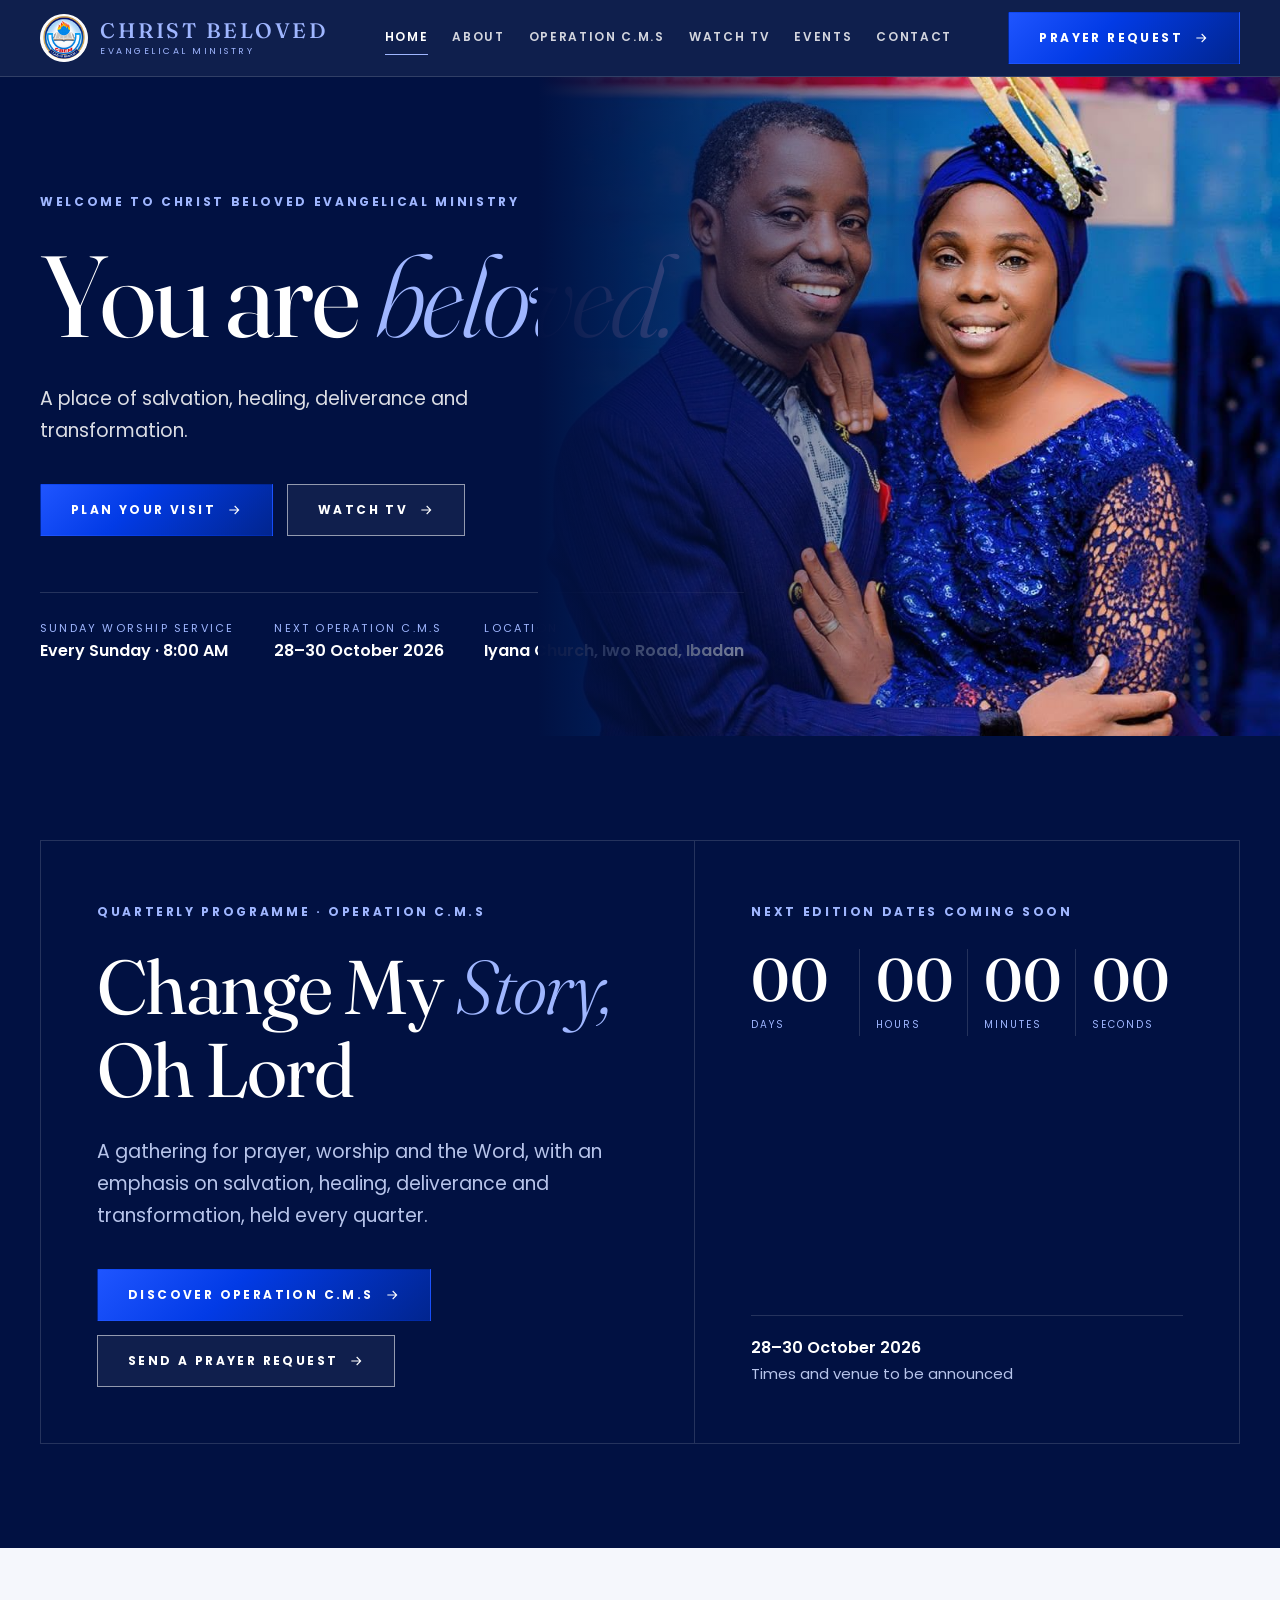
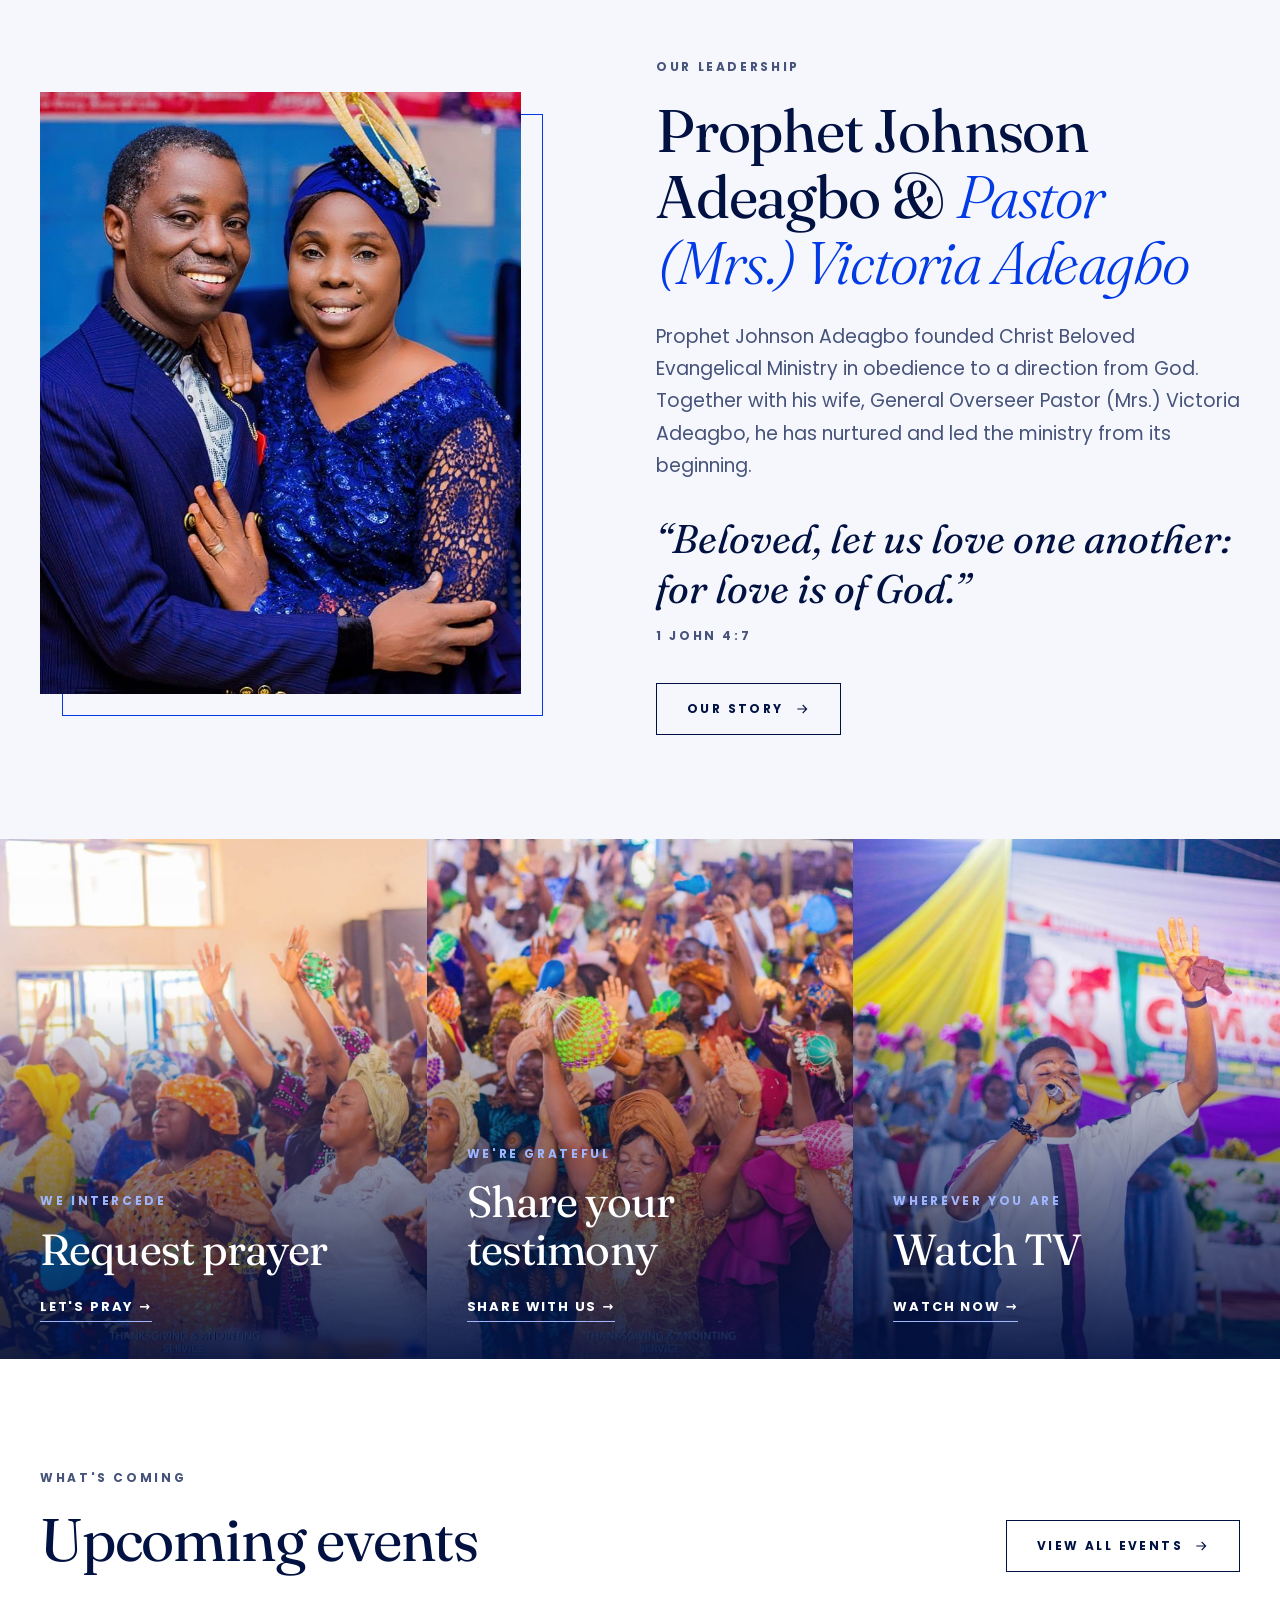
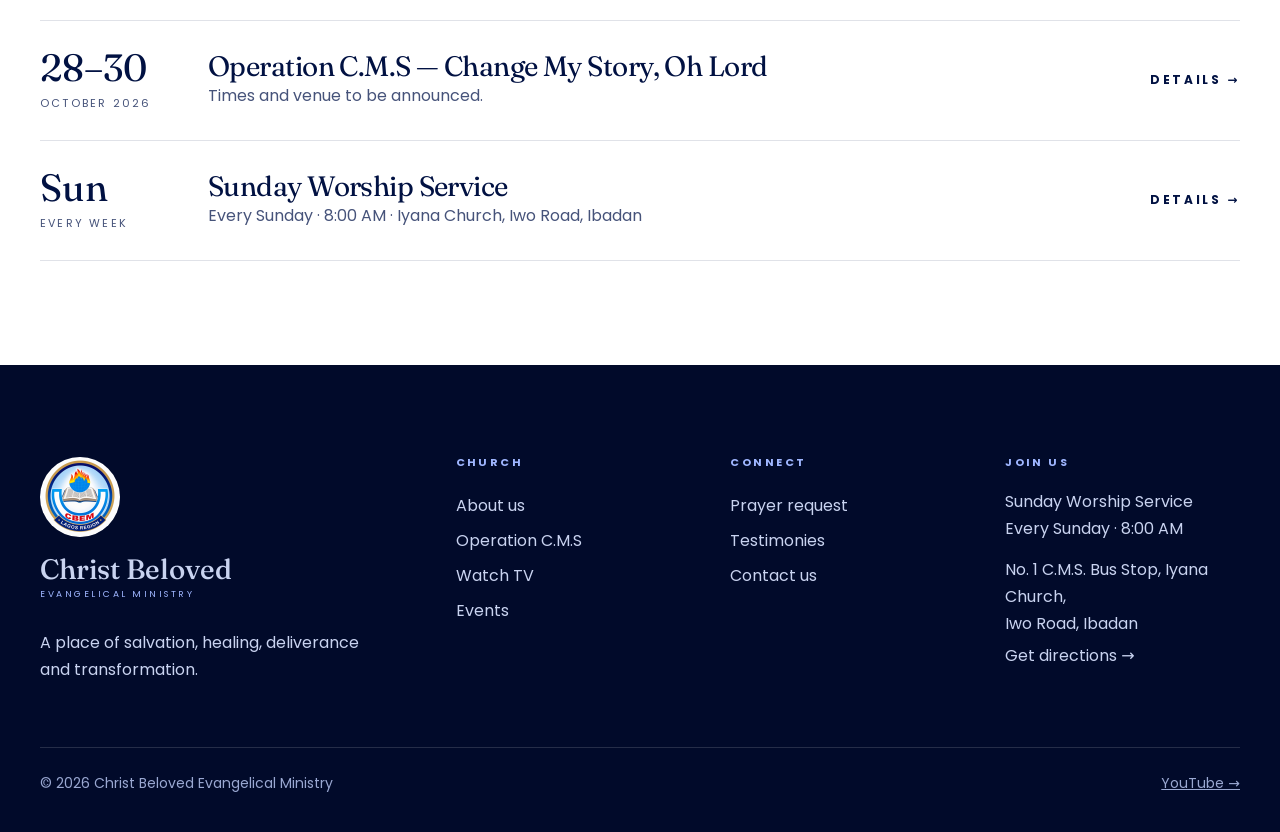
<file: index.html>
<!doctype html>
<html lang="en"><head><meta charset="utf-8"><meta name="viewport" content="width=device-width,initial-scale=1">
<title>Christ Beloved Evangelical Ministry</title>
<meta name="description" content="Christ Beloved Evangelical Ministry, a place of salvation, healing, deliverance and transformation. Home of Operation C.M.S (Change My Story, Oh Lord).">
<link rel="preconnect" href="https://fonts.googleapis.com"><link rel="preconnect" href="https://fonts.gstatic.com" crossorigin>
<link href="https://fonts.googleapis.com/css2?family=Fraunces:ital,opsz,wght@0,9..144,300;0,9..144,400;0,9..144,500;1,9..144,300;1,9..144,400&family=Poppins:wght@400;500;600;700&display=swap" rel="stylesheet">
<link rel="stylesheet" href="css/style.css"></head><body>
<a class="skip" href="#main">Skip to content</a>
<header class="top"><div class="wrap">
<a class="brand" href="index.html"><img src="img/logo.png" alt="Christ Beloved Evangelical Ministry logo" width="48" height="48"><span><b>Christ Beloved</b><span>Evangelical Ministry</span></span></a>
<nav class="nav" id="nav" aria-label="Main">
<a href="index.html">Home</a><a href="about.html">About</a><a href="operation-cms.html">Operation C.M.S</a><a href="watch.html">Watch TV</a><a href="events.html">Events</a><a href="contact.html">Contact</a>
<a class="btn btn-primary nav-cta" href="prayer.html">Prayer request</a></nav>
<a class="btn btn-primary" href="prayer.html">Prayer request <svg width="16" height="16" viewBox="0 0 24 24" fill="none" stroke="currentColor" stroke-width="1.6" aria-hidden="true"><path d="M5 12h14M13 6l6 6-6 6"/></svg></a>
<button class="menu-btn" aria-label="Open menu" aria-expanded="false" aria-controls="nav">☰</button>
</div></header>
<main id="main">

<section class="hero"><div class="hero-media"><img src="img/pastors.jpg" alt="Prophet Johnson Adeagbo and Pastor (Mrs.) Victoria Adeagbo" style="object-position:50% 20%"></div>
<div class="wrap"><span class="label">Welcome to Christ Beloved Evangelical Ministry</span><h1>You are <em class="accent">beloved.</em></h1>
<p class="sub">A place of salvation, healing, deliverance and transformation.</p>
<div class="actions"><a class="btn btn-primary" href="contact.html">Plan your visit <svg width="16" height="16" viewBox="0 0 24 24" fill="none" stroke="currentColor" stroke-width="1.6" aria-hidden="true"><path d="M5 12h14M13 6l6 6-6 6"/></svg></a><a class="btn btn-ghost" href="watch.html">Watch TV <svg width="16" height="16" viewBox="0 0 24 24" fill="none" stroke="currentColor" stroke-width="1.6" aria-hidden="true"><path d="M5 12h14M13 6l6 6-6 6"/></svg></a></div>
<div class="hero-meta"><div><span>Sunday Worship Service</span><b>Every Sunday · 8:00 AM</b></div><div><span>Next Operation C.M.S</span><b>28–30 October 2026</b></div><div><span>Location</span><b>Iyana Church, Iwo Road, Ibadan</b></div></div></div></section>

<section class="band dark"><div class="wrap"><div class="cms">
<div class="cms-copy"><span class="label" style="color:var(--soft)">Quarterly programme · Operation C.M.S</span><h2>Change My <em class="accent">Story,</em> Oh Lord</h2>
<p class="muted lead" style="margin-top:24px;max-width:520px">A gathering for prayer, worship and the Word, with an emphasis on salvation, healing, deliverance and transformation, held every quarter.</p>
<div class="actions"><a class="btn btn-primary" href="operation-cms.html">Discover Operation C.M.S <svg width="16" height="16" viewBox="0 0 24 24" fill="none" stroke="currentColor" stroke-width="1.6" aria-hidden="true"><path d="M5 12h14M13 6l6 6-6 6"/></svg></a><a class="btn btn-ghost" href="prayer.html">Send a prayer request <svg width="16" height="16" viewBox="0 0 24 24" fill="none" stroke="currentColor" stroke-width="1.6" aria-hidden="true"><path d="M5 12h14M13 6l6 6-6 6"/></svg></a></div></div>
<div class="cms-side"><div><span class="label" style="color:var(--soft)" data-cms-status>The next edition begins in</span><div class="count" data-countdown><div><b data-d>00</b><span>Days</span></div><div><b data-h>00</b><span>Hours</span></div><div><b data-m>00</b><span>Minutes</span></div><div><b data-s>00</b><span>Seconds</span></div></div></div>
<div><hr class="rule" style="background:var(--line-dark)"><p style="margin-top:18px;font-weight:600">28–30 October 2026</p><p class="muted" style="font-size:15px">Times and venue to be announced</p></div></div></div></div></section>

<section class="band light"><div class="wrap split">
<div style="grid-column:span 5" class="frame"><img src="img/pastors.jpg" alt="Prophet Johnson Adeagbo and Pastor (Mrs.) Victoria Adeagbo"></div>
<div style="grid-column:7/span 6"><span class="label muted">Our leadership</span>
<h2 class="h2" style="margin-top:18px">Prophet Johnson Adeagbo &amp; <em class="accent">Pastor (Mrs.) Victoria Adeagbo</em></h2>
<p class="lead muted" style="margin-top:26px">Prophet Johnson Adeagbo founded Christ Beloved Evangelical Ministry in obedience to a direction from God. Together with his wife, General Overseer Pastor (Mrs.) Victoria Adeagbo, he has nurtured and led the ministry from its beginning.</p>
<p class="quote" style="margin-top:32px">“Beloved, let us love one another: for love is of God.”</p><p class="label muted" style="margin-top:12px">1 John 4:7</p>
<div class="actions"><a class="btn btn-outline" href="about.html">Our story <svg width="16" height="16" viewBox="0 0 24 24" fill="none" stroke="currentColor" stroke-width="1.6" aria-hidden="true"><path d="M5 12h14M13 6l6 6-6 6"/></svg></a></div></div></div></section>

<section class="panels" aria-label="Ways to connect">
<a class="panel" href="prayer.html"><img src="img/prayer.jpg" alt="Members praying during a service" style="object-position:58% 40%"><div><span class="label">We intercede</span><h3>Request prayer</h3><span class="more">Let's pray →</span></div></a>
<a class="panel" href="testimonies.html"><img src="img/praise.jpg" alt="The congregation worshipping with hands raised" style="object-position:44% 40%"><div><span class="label">We're grateful</span><h3>Share your testimony</h3><span class="more">Share with us →</span></div></a>
<a class="panel" href="watch.html"><img src="img/leader.jpg" alt="A minister leading worship" style="object-position:50% 15%"><div><span class="label">Wherever you are</span><h3>Watch TV</h3><span class="more">Watch now →</span></div></a></section>

<section class="band surface"><div class="wrap"><div style="display:flex;justify-content:space-between;align-items:end;flex-wrap:wrap;gap:24px;margin-bottom:48px">
<div><span class="label muted">What's coming</span><h2 class="h2" style="margin-top:16px">Upcoming events</h2></div><a class="btn btn-outline" href="events.html">View all events <svg width="16" height="16" viewBox="0 0 24 24" fill="none" stroke="currentColor" stroke-width="1.6" aria-hidden="true"><path d="M5 12h14M13 6l6 6-6 6"/></svg></a></div><a class="row" href="operation-cms.html"><div class="date">28–30<small>October 2026</small></div><div><h3>Operation C.M.S — Change My Story, Oh Lord</h3><p class="muted">Times and venue to be announced.</p></div><span class="label">Details →</span></a>
<a class="row" href="contact.html"><div class="date">Sun<small>Every week</small></div><div><h3>Sunday Worship Service</h3><p class="muted">Every Sunday · 8:00 AM · Iyana Church, Iwo Road, Ibadan</p></div><span class="label">Details →</span></a></div></section>
</main>
<footer><div class="wrap"><div class="foot">
<div><a class="brand" href="index.html" style="display:block"><img src="img/logo.png" alt="" width="80" height="80"><b style="font-size:28px">Christ Beloved</b><span>Evangelical Ministry</span></a><p style="margin-top:22px;max-width:320px">A place of salvation, healing, deliverance and transformation.</p></div>
<div><h4>Church</h4><a href="about.html">About us</a><a href="operation-cms.html">Operation C.M.S</a><a href="watch.html">Watch TV</a><a href="events.html">Events</a></div>
<div><h4>Connect</h4><a href="prayer.html">Prayer request</a><a href="testimonies.html">Testimonies</a><a href="contact.html">Contact us</a></div>
<div><h4>Join us</h4><p>Sunday Worship Service<br>Every Sunday · 8:00 AM</p><p style="margin-top:14px">No. 1 C.M.S. Bus Stop, Iyana Church,<br>Iwo Road, Ibadan</p><a href="https://www.google.com/maps/search/?api=1&amp;query=No.+1+C.M.S.+Bus+Stop%2C+Iyana+Church%2C+Iwo+Road%2C+Ibadan" target="_blank" rel="noopener">Get directions →</a></div>
</div><div class="legal"><span>© 2026 Christ Beloved Evangelical Ministry</span><a href="https://www.youtube.com/@prophetjohnsona.adeagbo3352" target="_blank" rel="noopener" style="display:inline">YouTube →</a></div></div></footer>
<script src="js/main.js"></script></body></html>
</file>
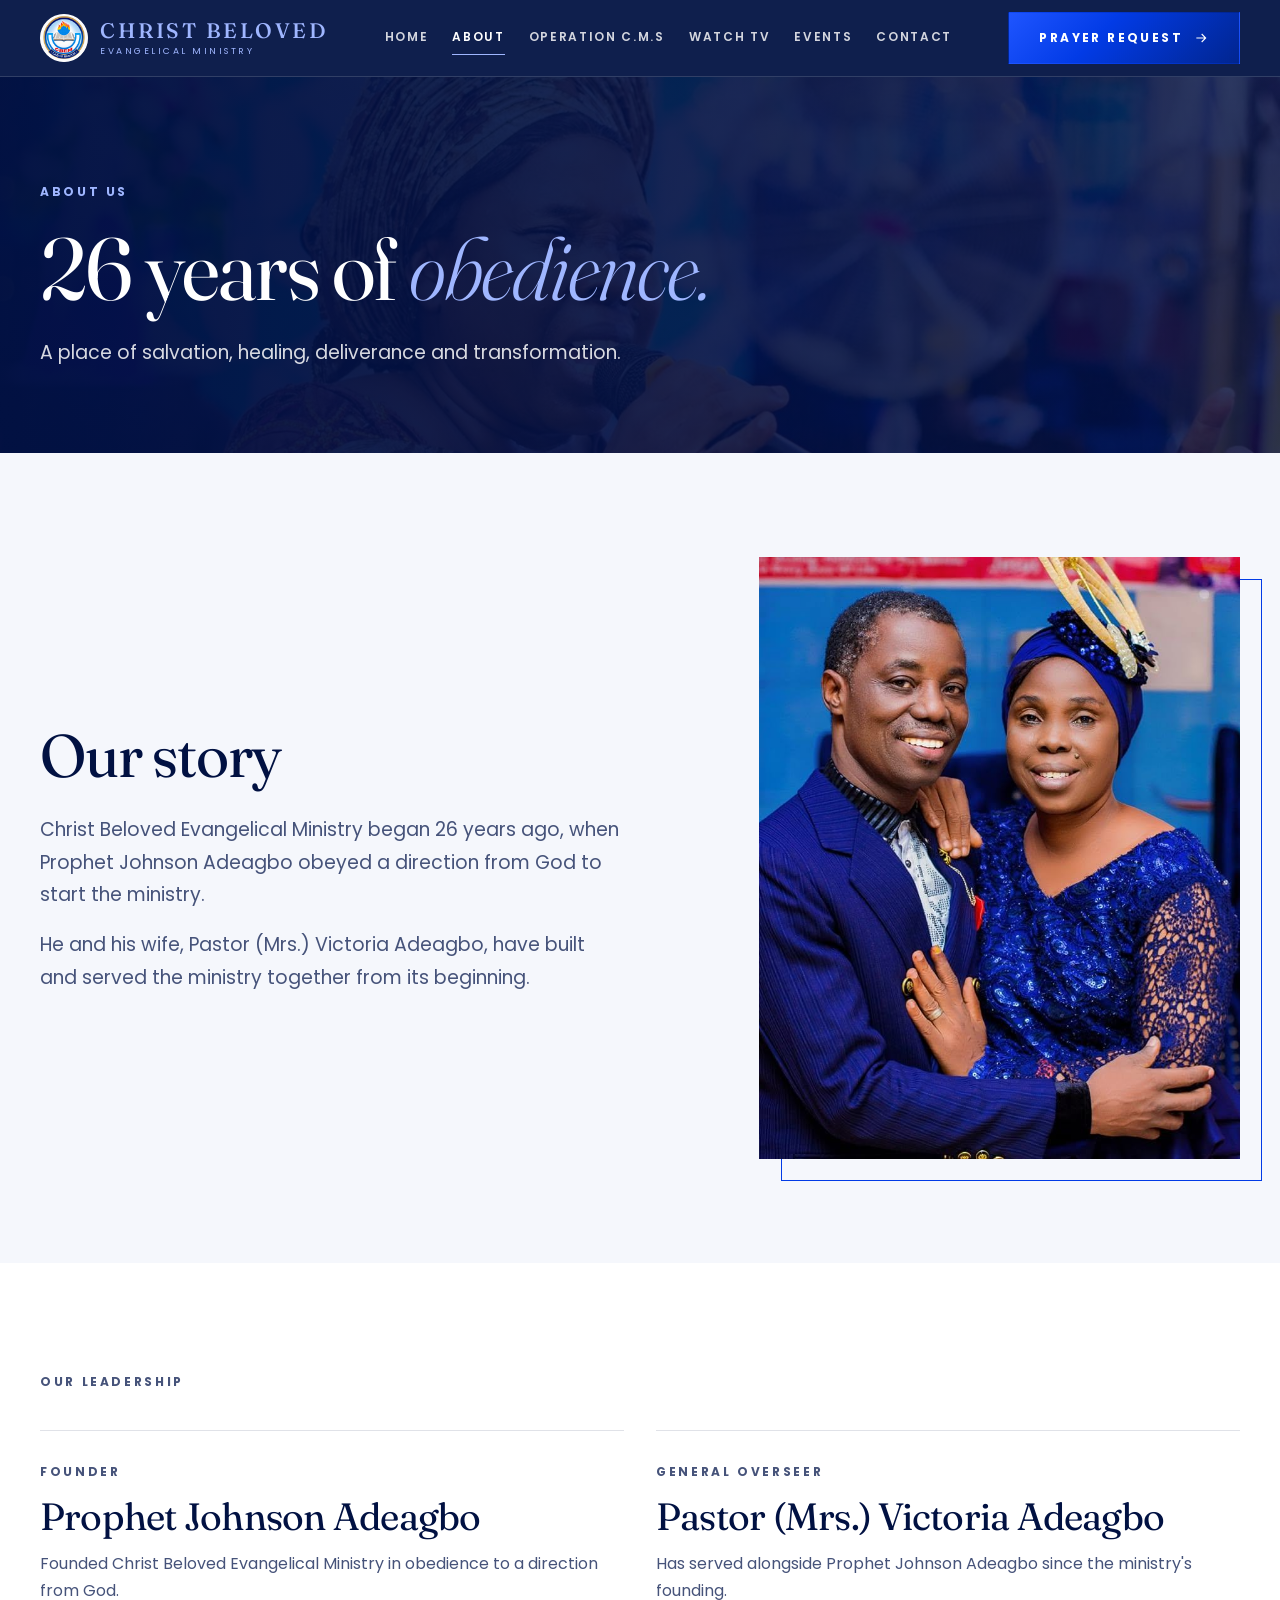
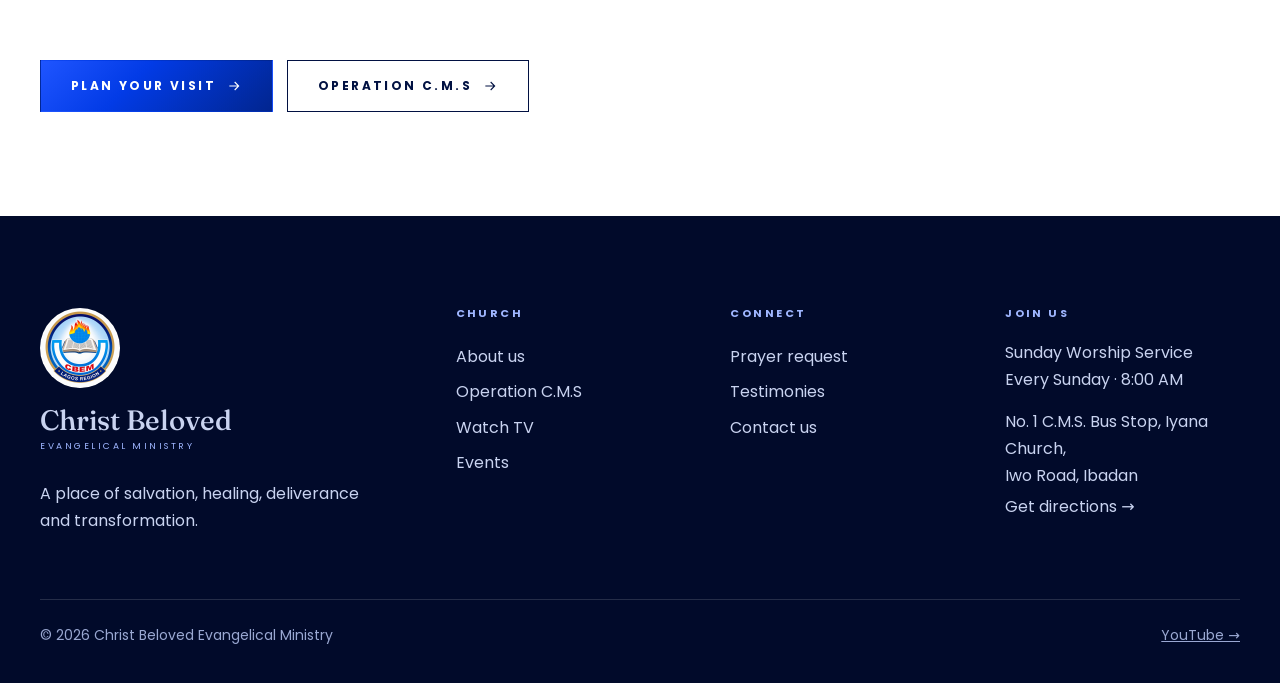
<file: about.html>
<!doctype html>
<html lang="en"><head><meta charset="utf-8"><meta name="viewport" content="width=device-width,initial-scale=1">
<title>About · Christ Beloved Evangelical Ministry</title>
<meta name="description" content="Christ Beloved Evangelical Ministry, a place of salvation, healing, deliverance and transformation. Home of Operation C.M.S (Change My Story, Oh Lord).">
<link rel="preconnect" href="https://fonts.googleapis.com"><link rel="preconnect" href="https://fonts.gstatic.com" crossorigin>
<link href="https://fonts.googleapis.com/css2?family=Fraunces:ital,opsz,wght@0,9..144,300;0,9..144,400;0,9..144,500;1,9..144,300;1,9..144,400&family=Poppins:wght@400;500;600;700&display=swap" rel="stylesheet">
<link rel="stylesheet" href="css/style.css"></head><body>
<a class="skip" href="#main">Skip to content</a>
<header class="top"><div class="wrap">
<a class="brand" href="index.html"><img src="img/logo.png" alt="Christ Beloved Evangelical Ministry logo" width="48" height="48"><span><b>Christ Beloved</b><span>Evangelical Ministry</span></span></a>
<nav class="nav" id="nav" aria-label="Main">
<a href="index.html">Home</a><a href="about.html">About</a><a href="operation-cms.html">Operation C.M.S</a><a href="watch.html">Watch TV</a><a href="events.html">Events</a><a href="contact.html">Contact</a>
<a class="btn btn-primary nav-cta" href="prayer.html">Prayer request</a></nav>
<a class="btn btn-primary" href="prayer.html">Prayer request <svg width="16" height="16" viewBox="0 0 24 24" fill="none" stroke="currentColor" stroke-width="1.6" aria-hidden="true"><path d="M5 12h14M13 6l6 6-6 6"/></svg></a>
<button class="menu-btn" aria-label="Open menu" aria-expanded="false" aria-controls="nav">☰</button>
</div></header>
<main id="main">
<section class="page-hero"><img src="img/minister.jpg" alt="" style="object-position:40% 30%"><div class="wrap"><span class="label">About us</span><h1>26 years of <em class="accent">obedience.</em></h1><p>A place of salvation, healing, deliverance and transformation.</p></div></section>
<section class="band light"><div class="wrap split"><div style="grid-column:span 6"><h2 class="h2">Our story</h2>
<p class="lead muted" style="margin-top:26px">Christ Beloved Evangelical Ministry began 26 years ago, when Prophet Johnson Adeagbo obeyed a direction from God to start the ministry.</p>
<p class="lead muted" style="margin-top:18px">He and his wife, Pastor (Mrs.) Victoria Adeagbo, have built and served the ministry together from its beginning.</p></div>
<div style="grid-column:8/span 5" class="frame"><img src="img/pastors.jpg" alt="Prophet Johnson Adeagbo and Pastor (Mrs.) Victoria Adeagbo"></div></div></section>
<section class="band surface"><div class="wrap"><span class="label muted">Our leadership</span><div class="grid2" style="margin-top:36px">
<div style="border-top:1px solid var(--line);padding-top:26px"><span class="label muted">Founder</span><h3 style="font-size:38px;margin-top:12px">Prophet Johnson Adeagbo</h3><p class="muted" style="margin-top:12px">Founded Christ Beloved Evangelical Ministry in obedience to a direction from God.</p></div>
<div style="border-top:1px solid var(--line);padding-top:26px"><span class="label muted">General Overseer</span><h3 style="font-size:38px;margin-top:12px">Pastor (Mrs.) Victoria Adeagbo</h3><p class="muted" style="margin-top:12px">Has served alongside Prophet Johnson Adeagbo since the ministry's founding.</p></div></div>
<div class="actions" style="margin-top:56px"><a class="btn btn-primary" href="contact.html">Plan your visit <svg width="16" height="16" viewBox="0 0 24 24" fill="none" stroke="currentColor" stroke-width="1.6" aria-hidden="true"><path d="M5 12h14M13 6l6 6-6 6"/></svg></a><a class="btn btn-outline" href="operation-cms.html">Operation C.M.S <svg width="16" height="16" viewBox="0 0 24 24" fill="none" stroke="currentColor" stroke-width="1.6" aria-hidden="true"><path d="M5 12h14M13 6l6 6-6 6"/></svg></a></div></div></section>
</main>
<footer><div class="wrap"><div class="foot">
<div><a class="brand" href="index.html" style="display:block"><img src="img/logo.png" alt="" width="80" height="80"><b style="font-size:28px">Christ Beloved</b><span>Evangelical Ministry</span></a><p style="margin-top:22px;max-width:320px">A place of salvation, healing, deliverance and transformation.</p></div>
<div><h4>Church</h4><a href="about.html">About us</a><a href="operation-cms.html">Operation C.M.S</a><a href="watch.html">Watch TV</a><a href="events.html">Events</a></div>
<div><h4>Connect</h4><a href="prayer.html">Prayer request</a><a href="testimonies.html">Testimonies</a><a href="contact.html">Contact us</a></div>
<div><h4>Join us</h4><p>Sunday Worship Service<br>Every Sunday · 8:00 AM</p><p style="margin-top:14px">No. 1 C.M.S. Bus Stop, Iyana Church,<br>Iwo Road, Ibadan</p><a href="https://www.google.com/maps/search/?api=1&amp;query=No.+1+C.M.S.+Bus+Stop%2C+Iyana+Church%2C+Iwo+Road%2C+Ibadan" target="_blank" rel="noopener">Get directions →</a></div>
</div><div class="legal"><span>© 2026 Christ Beloved Evangelical Ministry</span><a href="https://www.youtube.com/@prophetjohnsona.adeagbo3352" target="_blank" rel="noopener" style="display:inline">YouTube →</a></div></div></footer>
<script src="js/main.js"></script></body></html>
</file>
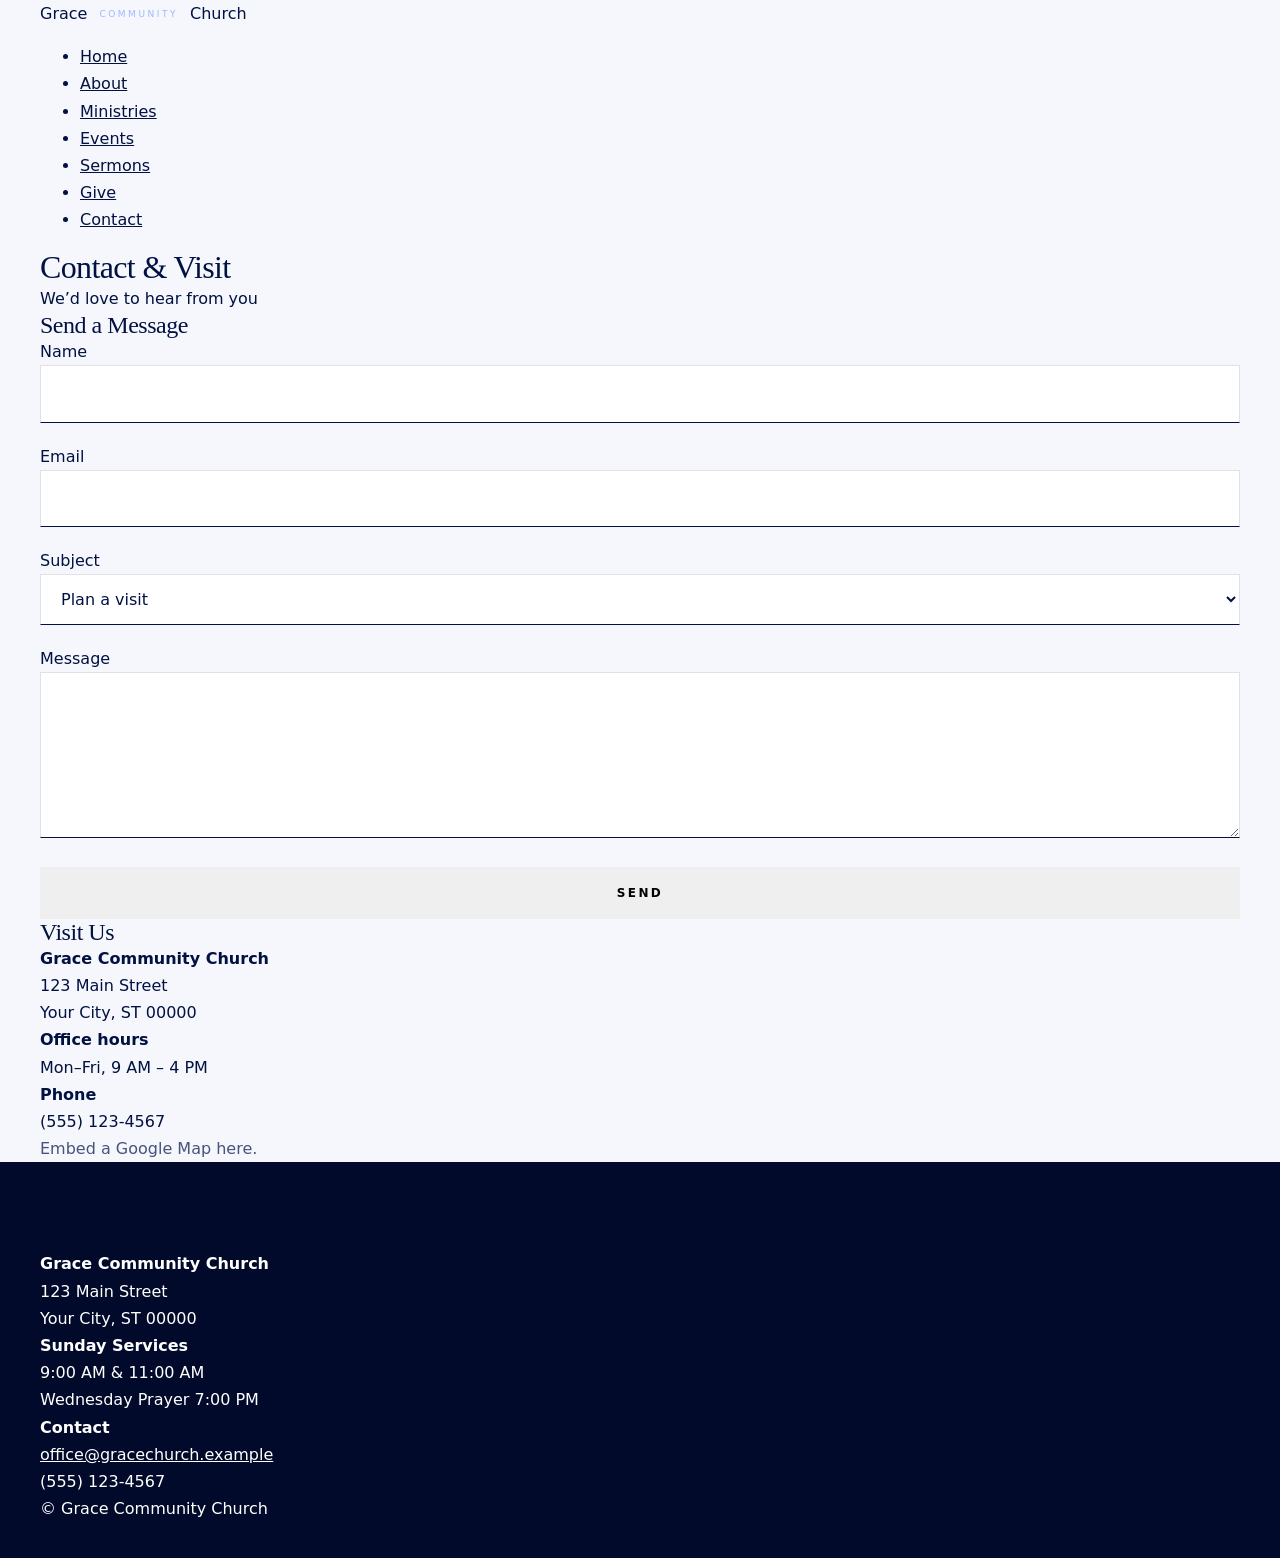
<file: contact.html>
<!doctype html>
<html lang="en"><head><meta charset="utf-8"><meta name="viewport" content="width=device-width,initial-scale=1">
<title>Contact & Visit · Grace Community Church</title>
<meta name="description" content="Grace Community Church — a welcoming family of faith. Join us Sundays at 9:00 and 11:00 AM.">
<link rel="stylesheet" href="css/style.css"></head><body>
<header class="site"><div class="wrap">
<a class="brand" href="index.html">Grace <span>Community</span> Church</a>
<button class="menu-btn" aria-label="Menu" aria-expanded="false">☰ Menu</button>
<nav><ul>
<li><a href="index.html">Home</a></li><li><a href="about.html">About</a></li><li><a href="ministries.html">Ministries</a></li>
<li><a href="events.html">Events</a></li><li><a href="sermons.html">Sermons</a></li><li><a href="give.html">Give</a></li><li><a href="contact.html">Contact</a></li>
</ul></nav></div></header>
<main><div class="page-head"><div class="wrap"><h1>Contact & Visit</h1><p>We’d love to hear from you</p></div></div>
<section><div class="wrap"><div class="grid" style="grid-template-columns:repeat(auto-fit,minmax(300px,1fr))">
<div><h2>Send a Message</h2>
<form id="contact-form"><div><label for="name">Name</label><input id="name" name="name" required></div>
<div><label for="email">Email</label><input id="email" name="email" type="email" required></div>
<div><label for="subject">Subject</label><select id="subject" name="subject"><option>Plan a visit</option><option>Prayer request</option><option>General question</option></select></div>
<div><label for="message">Message</label><textarea id="message" name="message" rows="5" required></textarea></div>
<button class="btn" type="submit">Send</button></form></div>
<div><h2>Visit Us</h2><p><strong>Grace Community Church</strong><br>123 Main Street<br>Your City, ST 00000</p>
<p><strong>Office hours</strong><br>Mon–Fri, 9 AM – 4 PM</p><p><strong>Phone</strong><br>(555) 123-4567</p>
<p class="muted">Embed a Google Map here.</p></div></div></div></section></main><footer><div class="wrap"><div class="grid">
<div><strong>Grace Community Church</strong><br>123 Main Street<br>Your City, ST 00000</div>
<div><strong>Sunday Services</strong><br>9:00 AM &amp; 11:00 AM<br>Wednesday Prayer 7:00 PM</div>
<div><strong>Contact</strong><br><a href="mailto:office@gracechurch.example">office@gracechurch.example</a><br>(555) 123-4567</div></div>
<div>© <span data-year></span> Grace Community Church</div></div></footer>
<script src="js/main.js"></script></body></html>
</file>
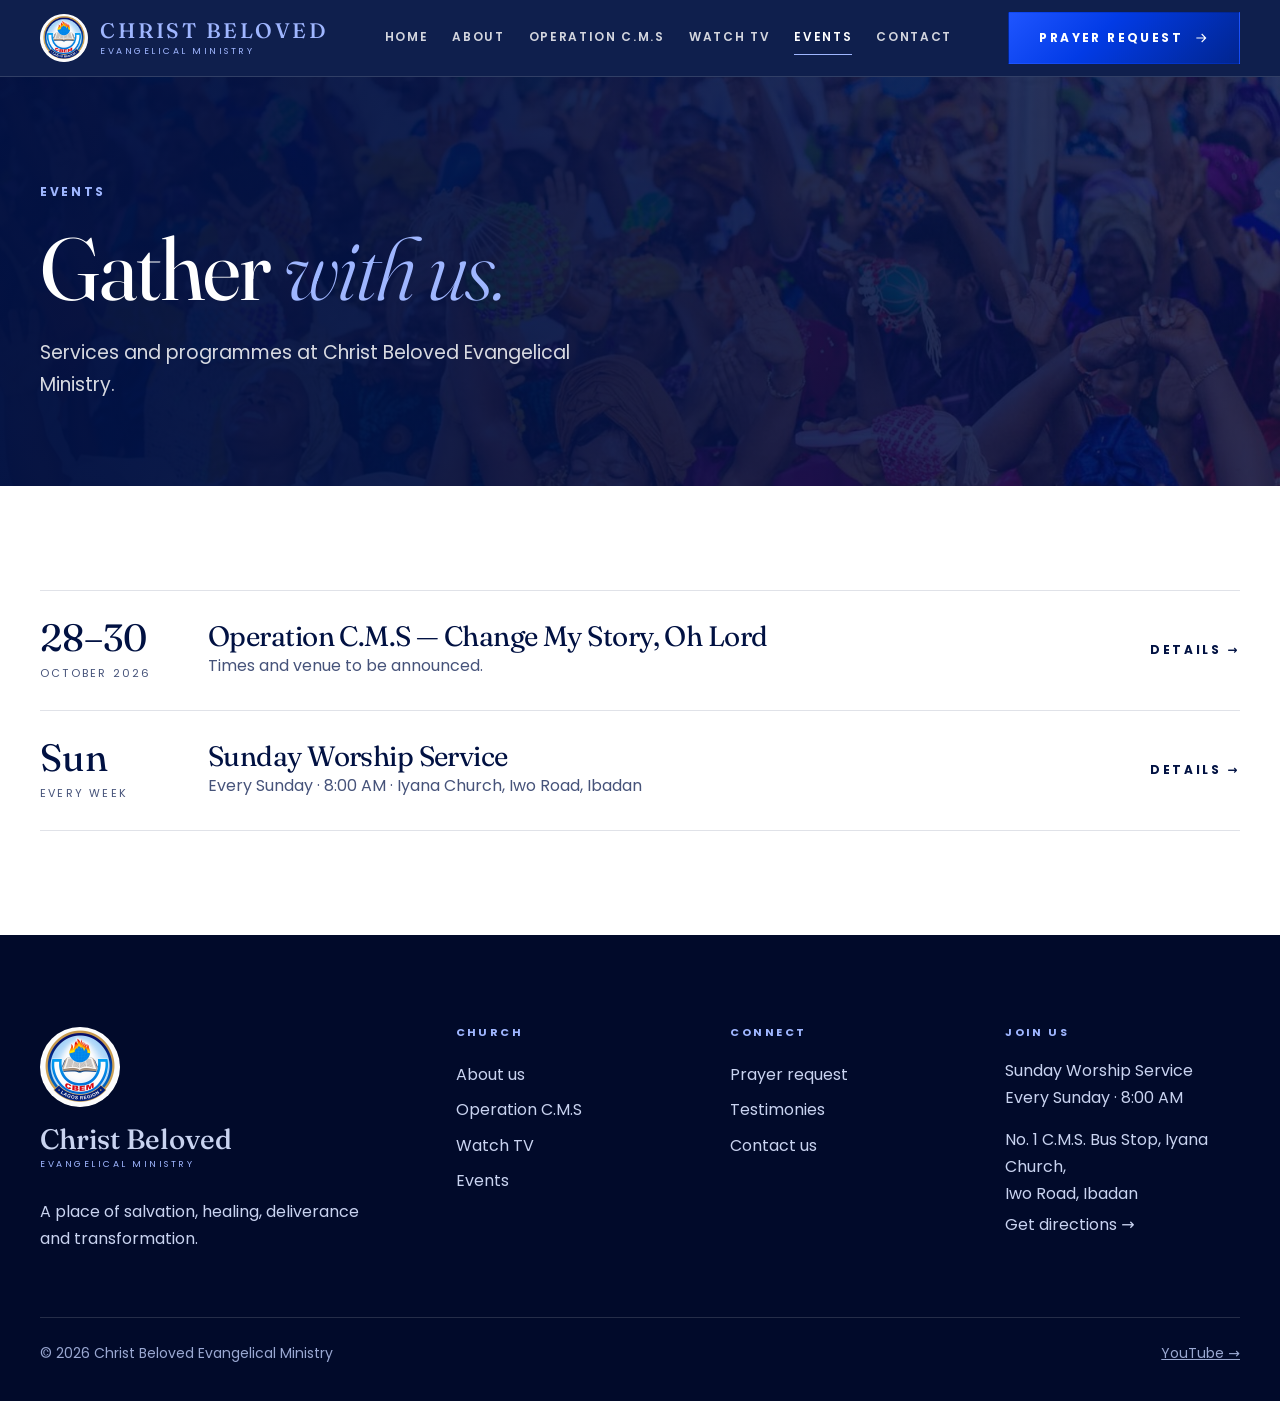
<file: events.html>
<!doctype html>
<html lang="en"><head><meta charset="utf-8"><meta name="viewport" content="width=device-width,initial-scale=1">
<title>Events · Christ Beloved Evangelical Ministry</title>
<meta name="description" content="Christ Beloved Evangelical Ministry, a place of salvation, healing, deliverance and transformation. Home of Operation C.M.S (Change My Story, Oh Lord).">
<link rel="preconnect" href="https://fonts.googleapis.com"><link rel="preconnect" href="https://fonts.gstatic.com" crossorigin>
<link href="https://fonts.googleapis.com/css2?family=Fraunces:ital,opsz,wght@0,9..144,300;0,9..144,400;0,9..144,500;1,9..144,300;1,9..144,400&family=Poppins:wght@400;500;600;700&display=swap" rel="stylesheet">
<link rel="stylesheet" href="css/style.css"></head><body>
<a class="skip" href="#main">Skip to content</a>
<header class="top"><div class="wrap">
<a class="brand" href="index.html"><img src="img/logo.png" alt="Christ Beloved Evangelical Ministry logo" width="48" height="48"><span><b>Christ Beloved</b><span>Evangelical Ministry</span></span></a>
<nav class="nav" id="nav" aria-label="Main">
<a href="index.html">Home</a><a href="about.html">About</a><a href="operation-cms.html">Operation C.M.S</a><a href="watch.html">Watch TV</a><a href="events.html">Events</a><a href="contact.html">Contact</a>
<a class="btn btn-primary nav-cta" href="prayer.html">Prayer request</a></nav>
<a class="btn btn-primary" href="prayer.html">Prayer request <svg width="16" height="16" viewBox="0 0 24 24" fill="none" stroke="currentColor" stroke-width="1.6" aria-hidden="true"><path d="M5 12h14M13 6l6 6-6 6"/></svg></a>
<button class="menu-btn" aria-label="Open menu" aria-expanded="false" aria-controls="nav">☰</button>
</div></header>
<main id="main">
<section class="page-hero"><img src="img/praise.jpg" alt="" style="object-position:50% 30%"><div class="wrap"><span class="label">Events</span><h1>Gather <em class="accent">with us.</em></h1><p>Services and programmes at Christ Beloved Evangelical Ministry.</p></div></section><section class="band surface"><div class="wrap"><a class="row" href="operation-cms.html"><div class="date">28–30<small>October 2026</small></div><div><h3>Operation C.M.S — Change My Story, Oh Lord</h3><p class="muted">Times and venue to be announced.</p></div><span class="label">Details →</span></a>
<a class="row" href="contact.html"><div class="date">Sun<small>Every week</small></div><div><h3>Sunday Worship Service</h3><p class="muted">Every Sunday · 8:00 AM · Iyana Church, Iwo Road, Ibadan</p></div><span class="label">Details →</span></a></div></section>
</main>
<footer><div class="wrap"><div class="foot">
<div><a class="brand" href="index.html" style="display:block"><img src="img/logo.png" alt="" width="80" height="80"><b style="font-size:28px">Christ Beloved</b><span>Evangelical Ministry</span></a><p style="margin-top:22px;max-width:320px">A place of salvation, healing, deliverance and transformation.</p></div>
<div><h4>Church</h4><a href="about.html">About us</a><a href="operation-cms.html">Operation C.M.S</a><a href="watch.html">Watch TV</a><a href="events.html">Events</a></div>
<div><h4>Connect</h4><a href="prayer.html">Prayer request</a><a href="testimonies.html">Testimonies</a><a href="contact.html">Contact us</a></div>
<div><h4>Join us</h4><p>Sunday Worship Service<br>Every Sunday · 8:00 AM</p><p style="margin-top:14px">No. 1 C.M.S. Bus Stop, Iyana Church,<br>Iwo Road, Ibadan</p><a href="https://www.google.com/maps/search/?api=1&amp;query=No.+1+C.M.S.+Bus+Stop%2C+Iyana+Church%2C+Iwo+Road%2C+Ibadan" target="_blank" rel="noopener">Get directions →</a></div>
</div><div class="legal"><span>© 2026 Christ Beloved Evangelical Ministry</span><a href="https://www.youtube.com/@prophetjohnsona.adeagbo3352" target="_blank" rel="noopener" style="display:inline">YouTube →</a></div></div></footer>
<script src="js/main.js"></script></body></html>
</file>
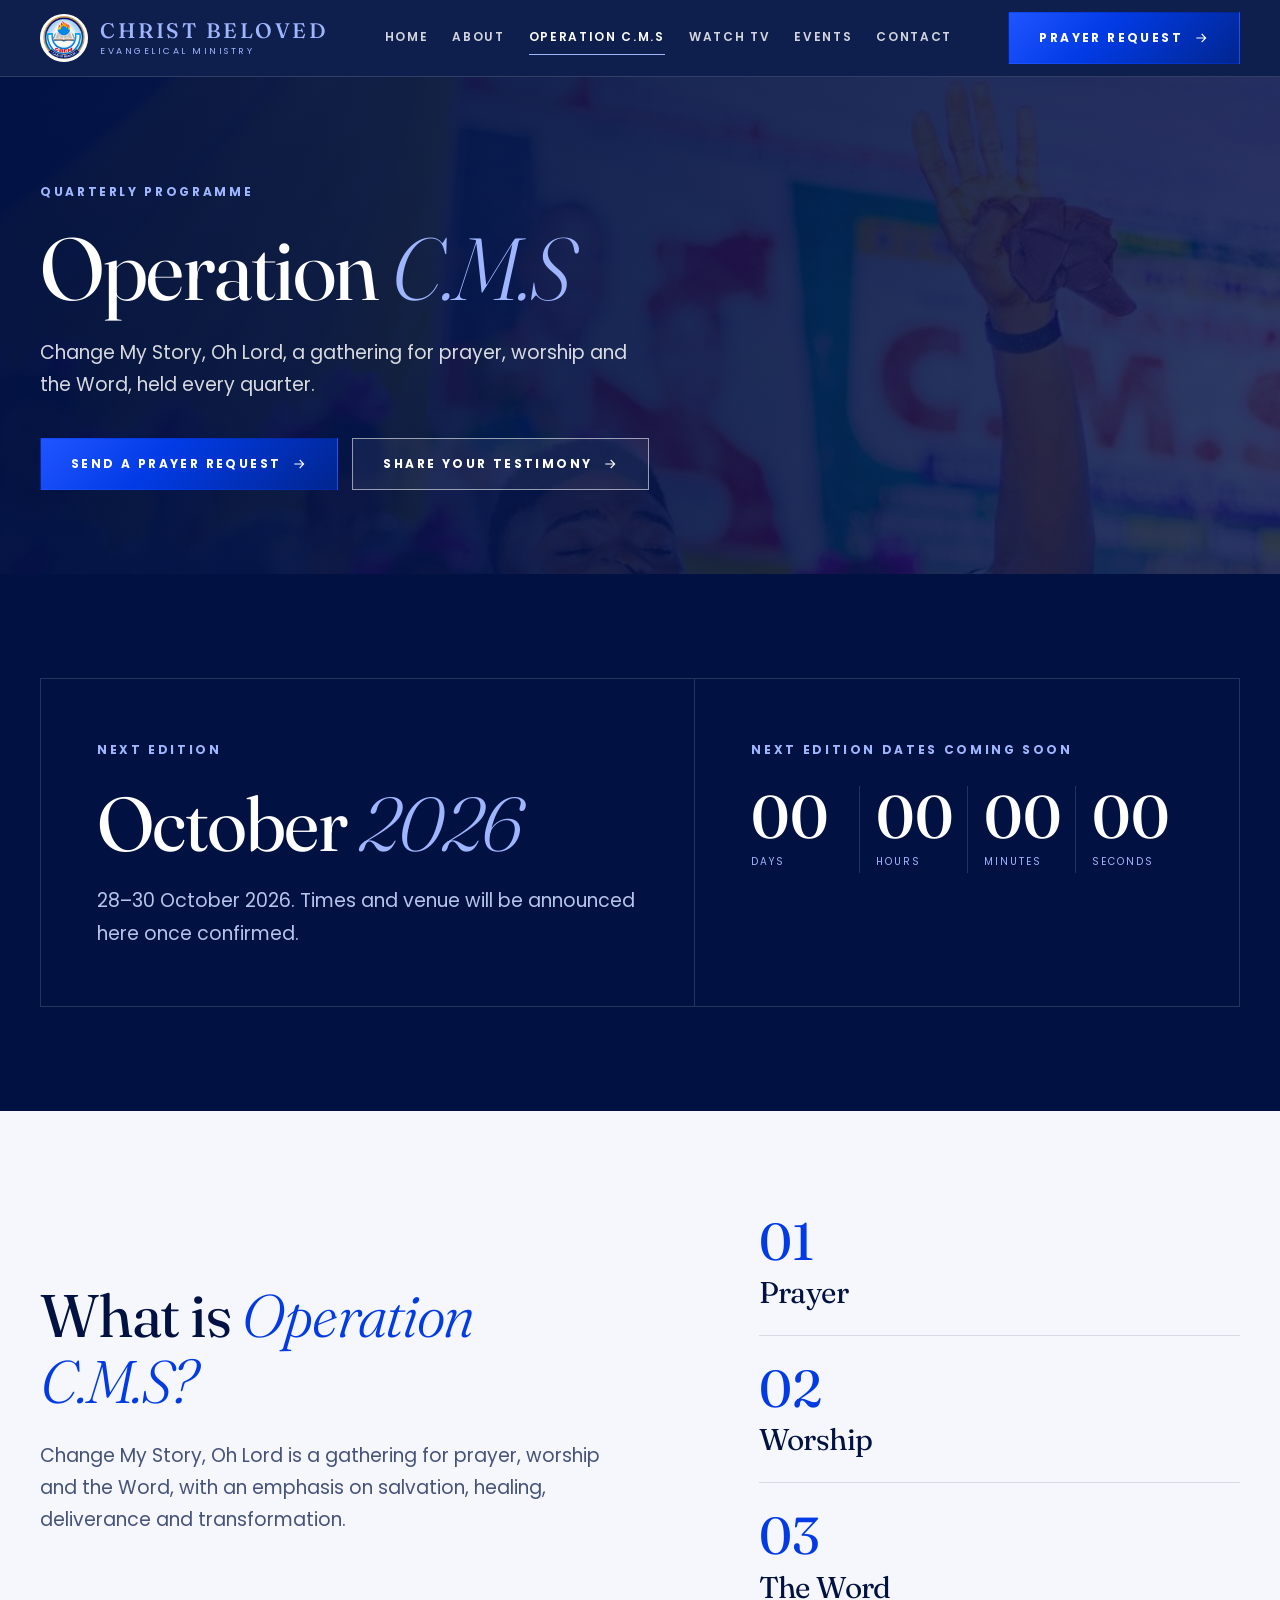
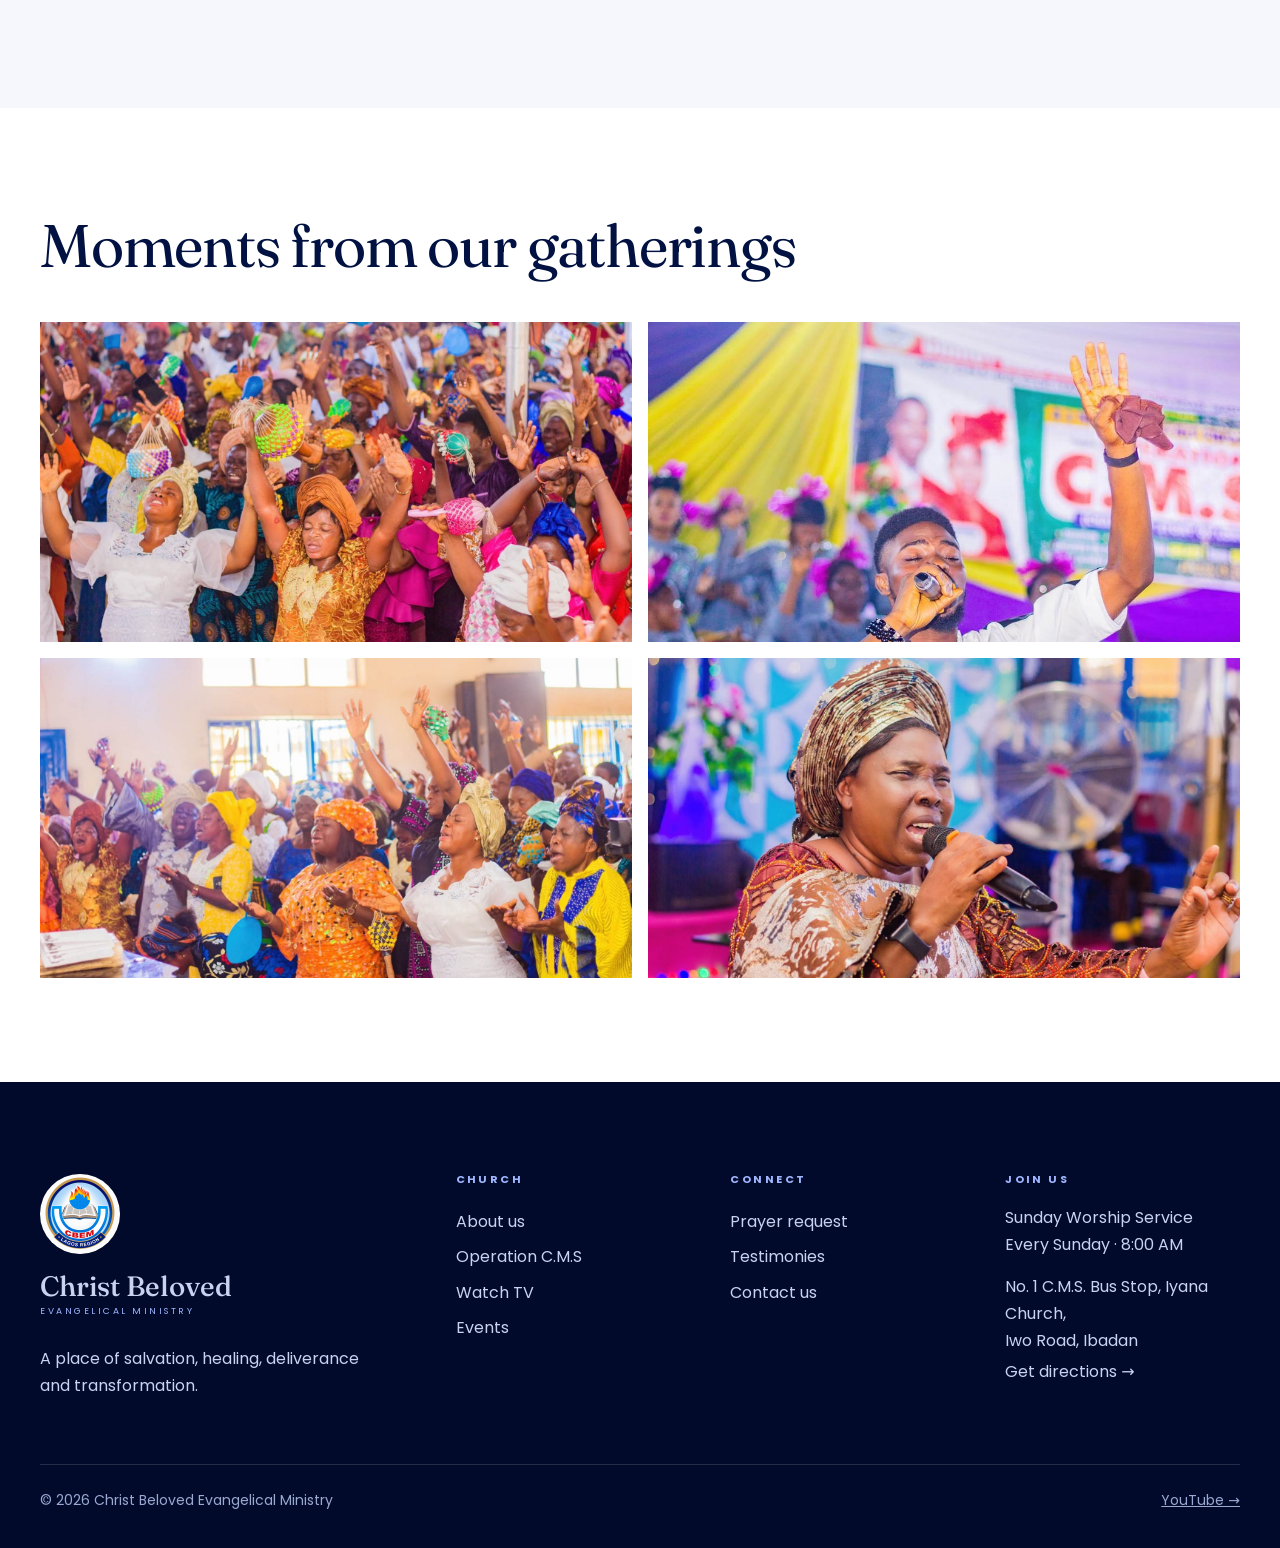
<file: operation-cms.html>
<!doctype html>
<html lang="en"><head><meta charset="utf-8"><meta name="viewport" content="width=device-width,initial-scale=1">
<title>Operation C.M.S · Christ Beloved Evangelical Ministry</title>
<meta name="description" content="Christ Beloved Evangelical Ministry, a place of salvation, healing, deliverance and transformation. Home of Operation C.M.S (Change My Story, Oh Lord).">
<link rel="preconnect" href="https://fonts.googleapis.com"><link rel="preconnect" href="https://fonts.gstatic.com" crossorigin>
<link href="https://fonts.googleapis.com/css2?family=Fraunces:ital,opsz,wght@0,9..144,300;0,9..144,400;0,9..144,500;1,9..144,300;1,9..144,400&family=Poppins:wght@400;500;600;700&display=swap" rel="stylesheet">
<link rel="stylesheet" href="css/style.css"></head><body>
<a class="skip" href="#main">Skip to content</a>
<header class="top"><div class="wrap">
<a class="brand" href="index.html"><img src="img/logo.png" alt="Christ Beloved Evangelical Ministry logo" width="48" height="48"><span><b>Christ Beloved</b><span>Evangelical Ministry</span></span></a>
<nav class="nav" id="nav" aria-label="Main">
<a href="index.html">Home</a><a href="about.html">About</a><a href="operation-cms.html">Operation C.M.S</a><a href="watch.html">Watch TV</a><a href="events.html">Events</a><a href="contact.html">Contact</a>
<a class="btn btn-primary nav-cta" href="prayer.html">Prayer request</a></nav>
<a class="btn btn-primary" href="prayer.html">Prayer request <svg width="16" height="16" viewBox="0 0 24 24" fill="none" stroke="currentColor" stroke-width="1.6" aria-hidden="true"><path d="M5 12h14M13 6l6 6-6 6"/></svg></a>
<button class="menu-btn" aria-label="Open menu" aria-expanded="false" aria-controls="nav">☰</button>
</div></header>
<main id="main">
<section class="page-hero"><img src="img/leader.jpg" alt="" style="object-position:50% 20%"><div class="wrap"><span class="label">Quarterly programme</span><h1>Operation <em class="accent">C.M.S</em></h1><p>Change My Story, Oh Lord, a gathering for prayer, worship and the Word, held every quarter.</p><div class="actions"><a class="btn btn-primary" href="prayer.html">Send a prayer request <svg width="16" height="16" viewBox="0 0 24 24" fill="none" stroke="currentColor" stroke-width="1.6" aria-hidden="true"><path d="M5 12h14M13 6l6 6-6 6"/></svg></a><a class="btn btn-ghost" href="testimonies.html">Share your testimony <svg width="16" height="16" viewBox="0 0 24 24" fill="none" stroke="currentColor" stroke-width="1.6" aria-hidden="true"><path d="M5 12h14M13 6l6 6-6 6"/></svg></a></div></div></section>
<section class="band dark"><div class="wrap"><div class="cms"><div class="cms-copy"><span class="label" style="color:var(--soft)">Next edition</span><h2>October <em class="accent">2026</em></h2>
<p class="muted lead" style="margin-top:20px">28–30 October 2026. Times and venue will be announced here once confirmed.</p></div>
<div class="cms-side"><div><span class="label" style="color:var(--soft)" data-cms-status>The next edition begins in</span><div class="count" data-countdown><div><b data-d>00</b><span>Days</span></div><div><b data-h>00</b><span>Hours</span></div><div><b data-m>00</b><span>Minutes</span></div><div><b data-s>00</b><span>Seconds</span></div></div></div></div></div></div></section>
<section class="band light"><div class="wrap split"><div style="grid-column:span 6"><h2 class="h2">What is <em class="accent">Operation C.M.S?</em></h2>
<p class="lead muted" style="margin-top:26px">Change My Story, Oh Lord is a gathering for prayer, worship and the Word, with an emphasis on salvation, healing, deliverance and transformation.</p></div>
<div style="grid-column:8/span 5;display:grid;gap:26px"><div><span class="num">01</span><h3 style="font-size:30px;margin-top:8px">Prayer</h3></div><hr class="rule"><div><span class="num">02</span><h3 style="font-size:30px;margin-top:8px">Worship</h3></div><hr class="rule"><div><span class="num">03</span><h3 style="font-size:30px;margin-top:8px">The Word</h3></div></div></div></section>
<section class="band surface"><div class="wrap"><h2 class="h2" style="margin-bottom:44px">Moments from our gatherings</h2><div class="gallery">
<img src="img/praise.jpg" alt="The congregation worshipping with hands raised"><img src="img/leader.jpg" alt="A minister leading worship at Operation C.M.S" style="object-position:50% 20%">
<img src="img/prayer.jpg" alt="Members praying during a service"><img src="img/minister.jpg" alt="A minister singing during a Thanksgiving and Anointing Service" style="object-position:40% 30%"></div></div></section>
</main>
<footer><div class="wrap"><div class="foot">
<div><a class="brand" href="index.html" style="display:block"><img src="img/logo.png" alt="" width="80" height="80"><b style="font-size:28px">Christ Beloved</b><span>Evangelical Ministry</span></a><p style="margin-top:22px;max-width:320px">A place of salvation, healing, deliverance and transformation.</p></div>
<div><h4>Church</h4><a href="about.html">About us</a><a href="operation-cms.html">Operation C.M.S</a><a href="watch.html">Watch TV</a><a href="events.html">Events</a></div>
<div><h4>Connect</h4><a href="prayer.html">Prayer request</a><a href="testimonies.html">Testimonies</a><a href="contact.html">Contact us</a></div>
<div><h4>Join us</h4><p>Sunday Worship Service<br>Every Sunday · 8:00 AM</p><p style="margin-top:14px">No. 1 C.M.S. Bus Stop, Iyana Church,<br>Iwo Road, Ibadan</p><a href="https://www.google.com/maps/search/?api=1&amp;query=No.+1+C.M.S.+Bus+Stop%2C+Iyana+Church%2C+Iwo+Road%2C+Ibadan" target="_blank" rel="noopener">Get directions →</a></div>
</div><div class="legal"><span>© 2026 Christ Beloved Evangelical Ministry</span><a href="https://www.youtube.com/@prophetjohnsona.adeagbo3352" target="_blank" rel="noopener" style="display:inline">YouTube →</a></div></div></footer>
<script src="js/main.js"></script></body></html>
</file>
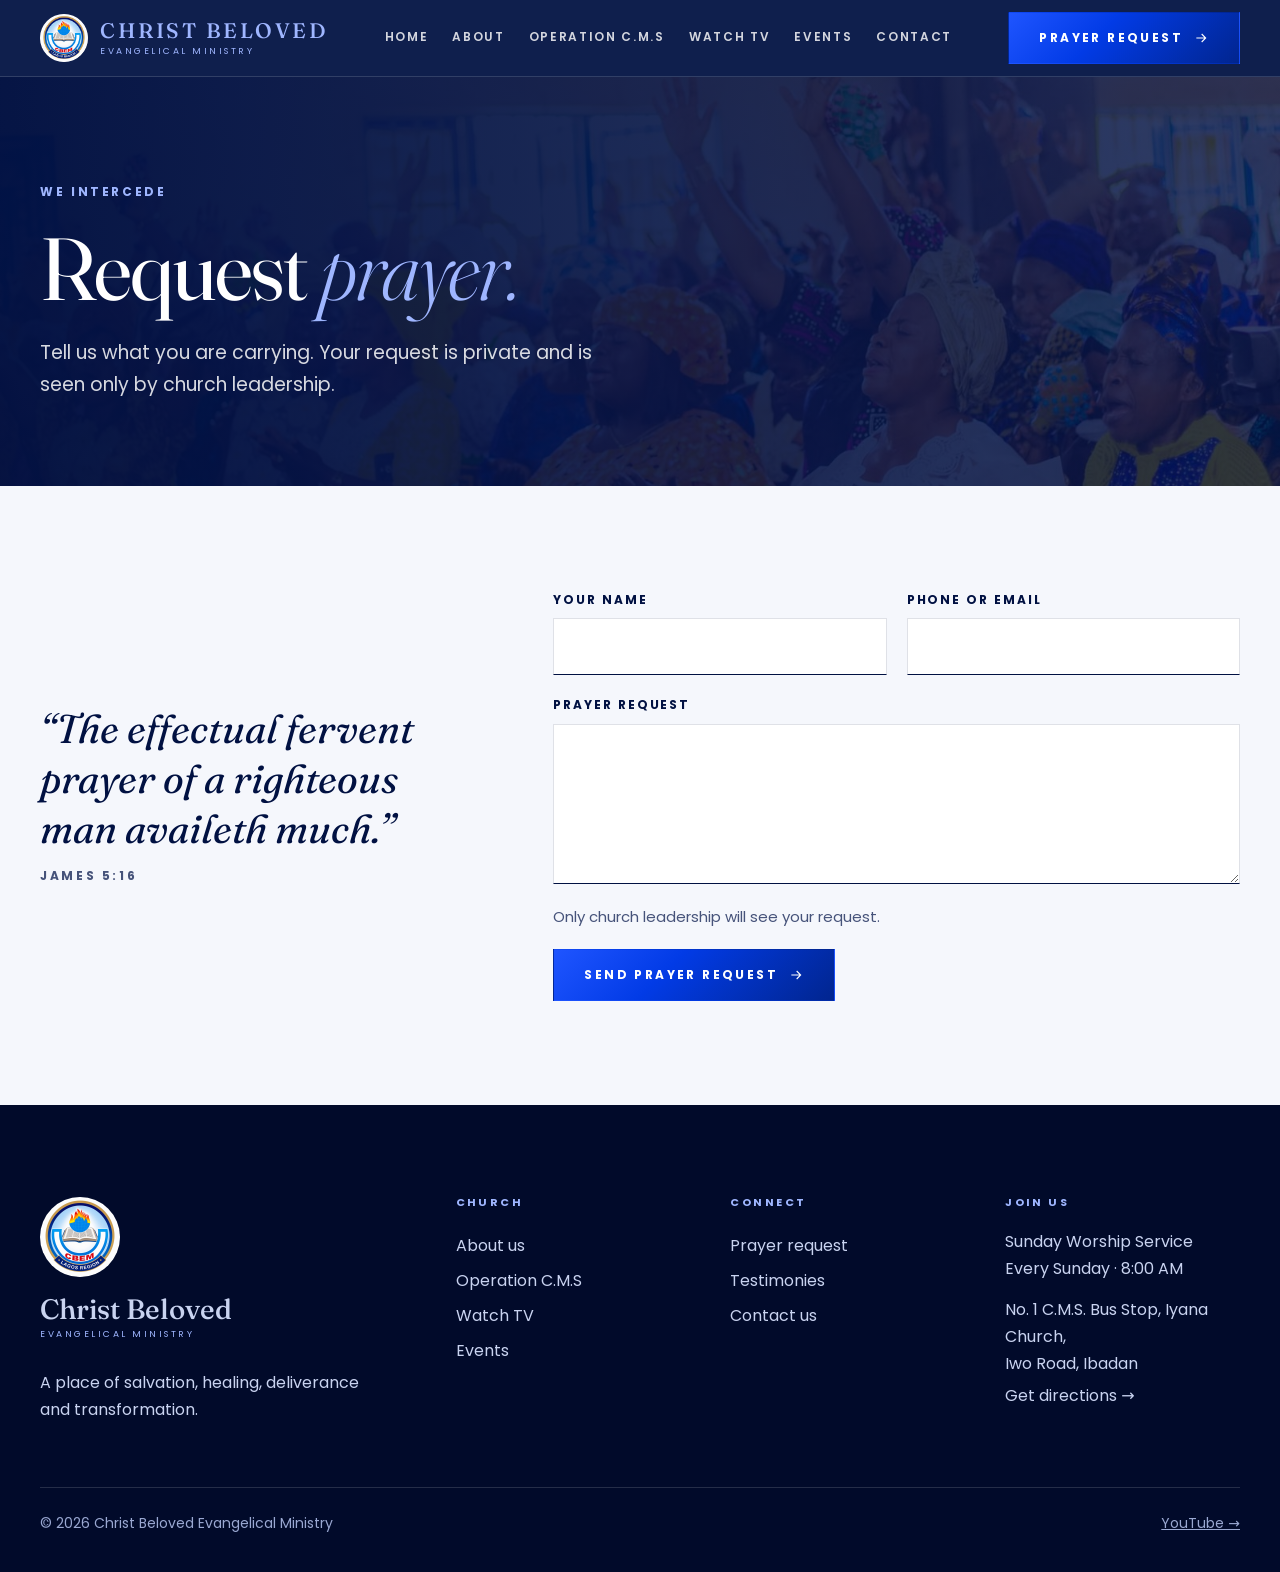
<file: prayer.html>
<!doctype html>
<html lang="en"><head><meta charset="utf-8"><meta name="viewport" content="width=device-width,initial-scale=1">
<title>Prayer Request · Christ Beloved Evangelical Ministry</title>
<meta name="description" content="Christ Beloved Evangelical Ministry, a place of salvation, healing, deliverance and transformation. Home of Operation C.M.S (Change My Story, Oh Lord).">
<link rel="preconnect" href="https://fonts.googleapis.com"><link rel="preconnect" href="https://fonts.gstatic.com" crossorigin>
<link href="https://fonts.googleapis.com/css2?family=Fraunces:ital,opsz,wght@0,9..144,300;0,9..144,400;0,9..144,500;1,9..144,300;1,9..144,400&family=Poppins:wght@400;500;600;700&display=swap" rel="stylesheet">
<link rel="stylesheet" href="css/style.css"></head><body>
<a class="skip" href="#main">Skip to content</a>
<header class="top"><div class="wrap">
<a class="brand" href="index.html"><img src="img/logo.png" alt="Christ Beloved Evangelical Ministry logo" width="48" height="48"><span><b>Christ Beloved</b><span>Evangelical Ministry</span></span></a>
<nav class="nav" id="nav" aria-label="Main">
<a href="index.html">Home</a><a href="about.html">About</a><a href="operation-cms.html">Operation C.M.S</a><a href="watch.html">Watch TV</a><a href="events.html">Events</a><a href="contact.html">Contact</a>
<a class="btn btn-primary nav-cta" href="prayer.html">Prayer request</a></nav>
<a class="btn btn-primary" href="prayer.html">Prayer request <svg width="16" height="16" viewBox="0 0 24 24" fill="none" stroke="currentColor" stroke-width="1.6" aria-hidden="true"><path d="M5 12h14M13 6l6 6-6 6"/></svg></a>
<button class="menu-btn" aria-label="Open menu" aria-expanded="false" aria-controls="nav">☰</button>
</div></header>
<main id="main">
<section class="page-hero"><img src="img/prayer.jpg" alt="" style="object-position:58% 40%"><div class="wrap"><span class="label">We intercede</span><h1>Request <em class="accent">prayer.</em></h1><p>Tell us what you are carrying. Your request is private and is seen only by church leadership.</p></div></section>
<section class="band light"><div class="wrap split"><div style="grid-column:span 4"><p class="quote">“The effectual fervent prayer of a righteous man availeth much.”</p><p class="label muted" style="margin-top:12px">James 5:16</p></div>
<div style="grid-column:6/span 7"><form data-form><div class="two"><div class="field"><label for="p-name">Your name</label><input id="p-name" required autocomplete="name"></div><div class="field"><label for="p-contact">Phone or email</label><input id="p-contact" required></div></div><div class="field"><label for="p-req">Prayer request</label><textarea id="p-req" required></textarea></div><p class="muted" style="font-size:15px">Only church leadership will see your request.</p><button class="btn btn-primary" type="submit" style="justify-self:start">Send prayer request <svg width="16" height="16" viewBox="0 0 24 24" fill="none" stroke="currentColor" stroke-width="1.6" aria-hidden="true"><path d="M5 12h14M13 6l6 6-6 6"/></svg></button></form><div class="done"><h3>We are praying with you.</h3><p class="muted">Thank you for trusting us with your request.</p></div></div></div></section>
</main>
<footer><div class="wrap"><div class="foot">
<div><a class="brand" href="index.html" style="display:block"><img src="img/logo.png" alt="" width="80" height="80"><b style="font-size:28px">Christ Beloved</b><span>Evangelical Ministry</span></a><p style="margin-top:22px;max-width:320px">A place of salvation, healing, deliverance and transformation.</p></div>
<div><h4>Church</h4><a href="about.html">About us</a><a href="operation-cms.html">Operation C.M.S</a><a href="watch.html">Watch TV</a><a href="events.html">Events</a></div>
<div><h4>Connect</h4><a href="prayer.html">Prayer request</a><a href="testimonies.html">Testimonies</a><a href="contact.html">Contact us</a></div>
<div><h4>Join us</h4><p>Sunday Worship Service<br>Every Sunday · 8:00 AM</p><p style="margin-top:14px">No. 1 C.M.S. Bus Stop, Iyana Church,<br>Iwo Road, Ibadan</p><a href="https://www.google.com/maps/search/?api=1&amp;query=No.+1+C.M.S.+Bus+Stop%2C+Iyana+Church%2C+Iwo+Road%2C+Ibadan" target="_blank" rel="noopener">Get directions →</a></div>
</div><div class="legal"><span>© 2026 Christ Beloved Evangelical Ministry</span><a href="https://www.youtube.com/@prophetjohnsona.adeagbo3352" target="_blank" rel="noopener" style="display:inline">YouTube →</a></div></div></footer>
<script src="js/main.js"></script></body></html>
</file>
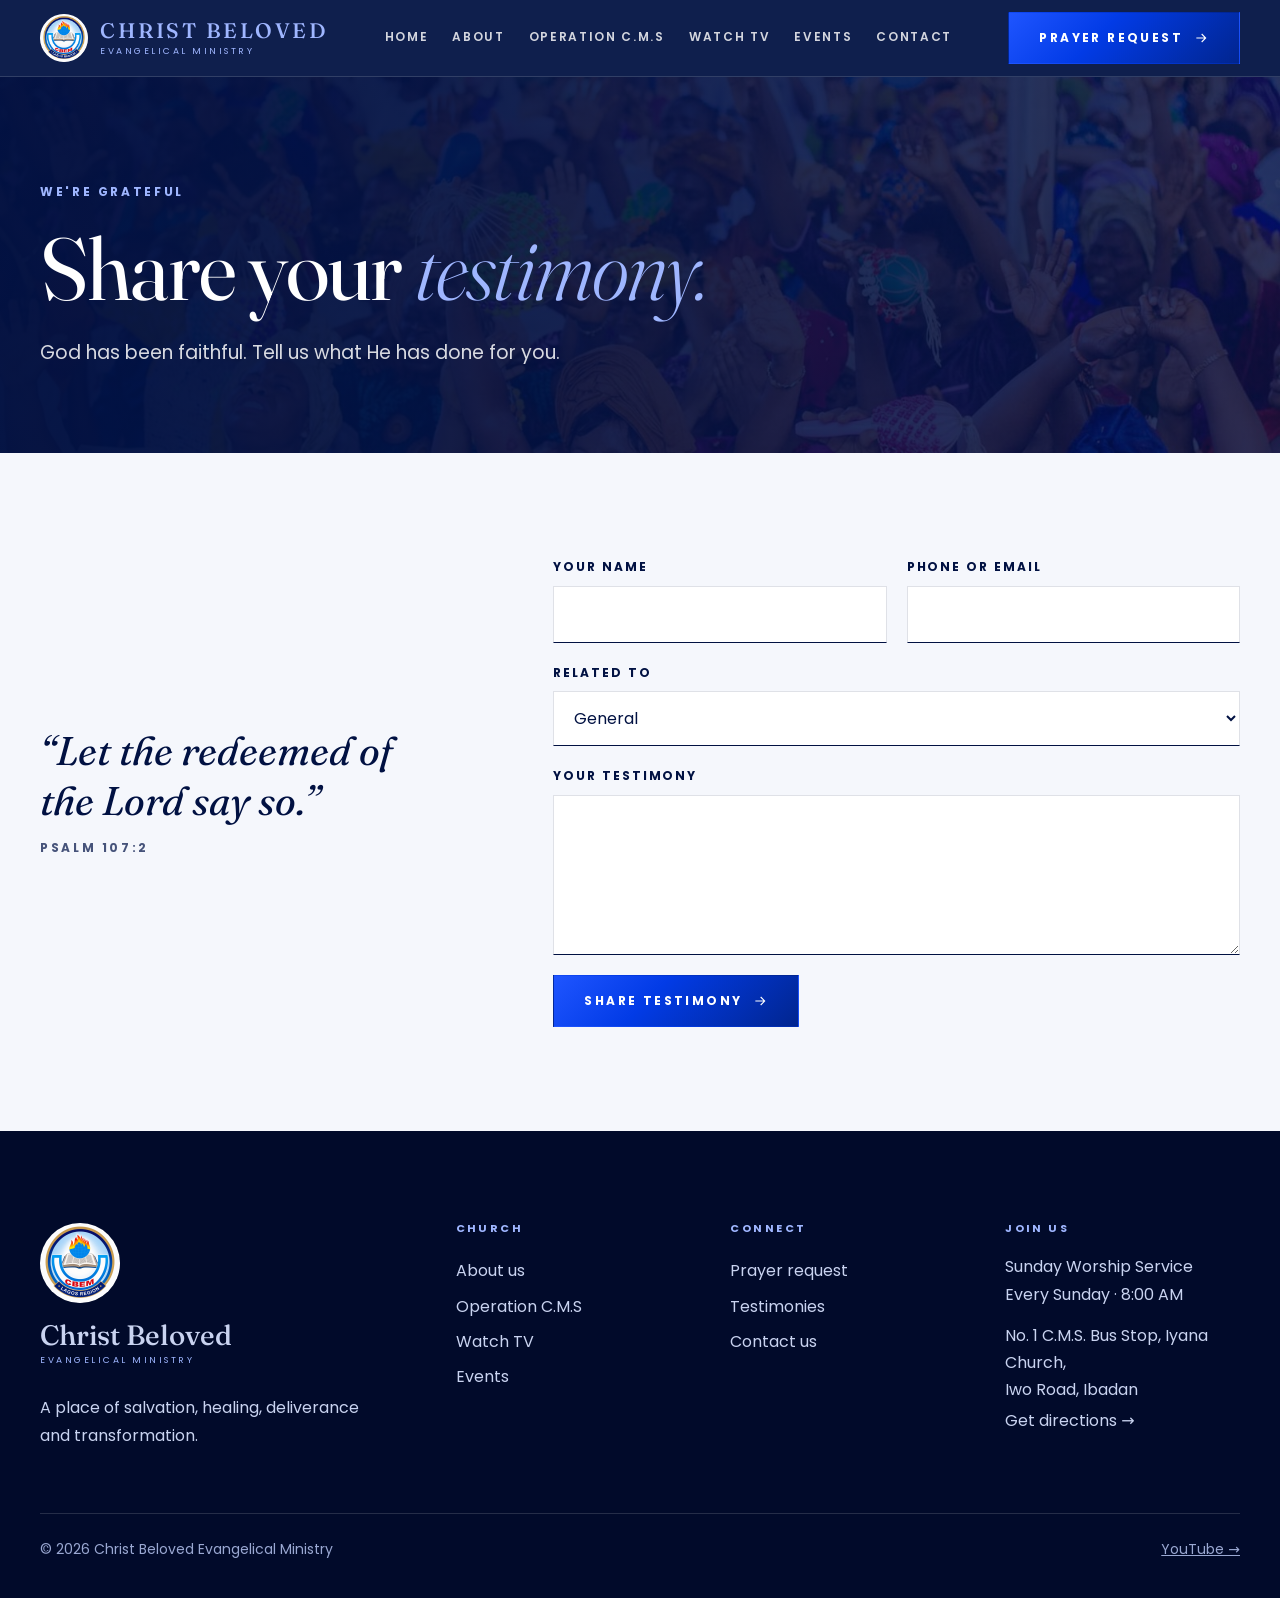
<file: testimonies.html>
<!doctype html>
<html lang="en"><head><meta charset="utf-8"><meta name="viewport" content="width=device-width,initial-scale=1">
<title>Testimonies · Christ Beloved Evangelical Ministry</title>
<meta name="description" content="Christ Beloved Evangelical Ministry, a place of salvation, healing, deliverance and transformation. Home of Operation C.M.S (Change My Story, Oh Lord).">
<link rel="preconnect" href="https://fonts.googleapis.com"><link rel="preconnect" href="https://fonts.gstatic.com" crossorigin>
<link href="https://fonts.googleapis.com/css2?family=Fraunces:ital,opsz,wght@0,9..144,300;0,9..144,400;0,9..144,500;1,9..144,300;1,9..144,400&family=Poppins:wght@400;500;600;700&display=swap" rel="stylesheet">
<link rel="stylesheet" href="css/style.css"></head><body>
<a class="skip" href="#main">Skip to content</a>
<header class="top"><div class="wrap">
<a class="brand" href="index.html"><img src="img/logo.png" alt="Christ Beloved Evangelical Ministry logo" width="48" height="48"><span><b>Christ Beloved</b><span>Evangelical Ministry</span></span></a>
<nav class="nav" id="nav" aria-label="Main">
<a href="index.html">Home</a><a href="about.html">About</a><a href="operation-cms.html">Operation C.M.S</a><a href="watch.html">Watch TV</a><a href="events.html">Events</a><a href="contact.html">Contact</a>
<a class="btn btn-primary nav-cta" href="prayer.html">Prayer request</a></nav>
<a class="btn btn-primary" href="prayer.html">Prayer request <svg width="16" height="16" viewBox="0 0 24 24" fill="none" stroke="currentColor" stroke-width="1.6" aria-hidden="true"><path d="M5 12h14M13 6l6 6-6 6"/></svg></a>
<button class="menu-btn" aria-label="Open menu" aria-expanded="false" aria-controls="nav">☰</button>
</div></header>
<main id="main">
<section class="page-hero"><img src="img/praise.jpg" alt="" style="object-position:50% 30%"><div class="wrap"><span class="label">We're grateful</span><h1>Share your <em class="accent">testimony.</em></h1><p>God has been faithful. Tell us what He has done for you.</p></div></section>
<section class="band light"><div class="wrap split"><div style="grid-column:span 4"><p class="quote">“Let the redeemed of the Lord say so.”</p><p class="label muted" style="margin-top:12px">Psalm 107:2</p></div>
<div style="grid-column:6/span 7"><form data-form><div class="two"><div class="field"><label for="t-name">Your name</label><input id="t-name" required autocomplete="name"></div><div class="field"><label for="t-contact">Phone or email</label><input id="t-contact" required></div></div><div class="field"><label for="t-type">Related to</label><select id="t-type"><option>General</option><option>Operation C.M.S</option><option>Salvation</option><option>Healing</option><option>Deliverance</option></select></div><div class="field"><label for="t-story">Your testimony</label><textarea id="t-story" required></textarea></div><button class="btn btn-primary" type="submit" style="justify-self:start">Share testimony <svg width="16" height="16" viewBox="0 0 24 24" fill="none" stroke="currentColor" stroke-width="1.6" aria-hidden="true"><path d="M5 12h14M13 6l6 6-6 6"/></svg></button></form><div class="done"><h3>Glory to God!</h3><p class="muted">Thank you for sharing what God has done.</p></div></div></div></section>
</main>
<footer><div class="wrap"><div class="foot">
<div><a class="brand" href="index.html" style="display:block"><img src="img/logo.png" alt="" width="80" height="80"><b style="font-size:28px">Christ Beloved</b><span>Evangelical Ministry</span></a><p style="margin-top:22px;max-width:320px">A place of salvation, healing, deliverance and transformation.</p></div>
<div><h4>Church</h4><a href="about.html">About us</a><a href="operation-cms.html">Operation C.M.S</a><a href="watch.html">Watch TV</a><a href="events.html">Events</a></div>
<div><h4>Connect</h4><a href="prayer.html">Prayer request</a><a href="testimonies.html">Testimonies</a><a href="contact.html">Contact us</a></div>
<div><h4>Join us</h4><p>Sunday Worship Service<br>Every Sunday · 8:00 AM</p><p style="margin-top:14px">No. 1 C.M.S. Bus Stop, Iyana Church,<br>Iwo Road, Ibadan</p><a href="https://www.google.com/maps/search/?api=1&amp;query=No.+1+C.M.S.+Bus+Stop%2C+Iyana+Church%2C+Iwo+Road%2C+Ibadan" target="_blank" rel="noopener">Get directions →</a></div>
</div><div class="legal"><span>© 2026 Christ Beloved Evangelical Ministry</span><a href="https://www.youtube.com/@prophetjohnsona.adeagbo3352" target="_blank" rel="noopener" style="display:inline">YouTube →</a></div></div></footer>
<script src="js/main.js"></script></body></html>
</file>
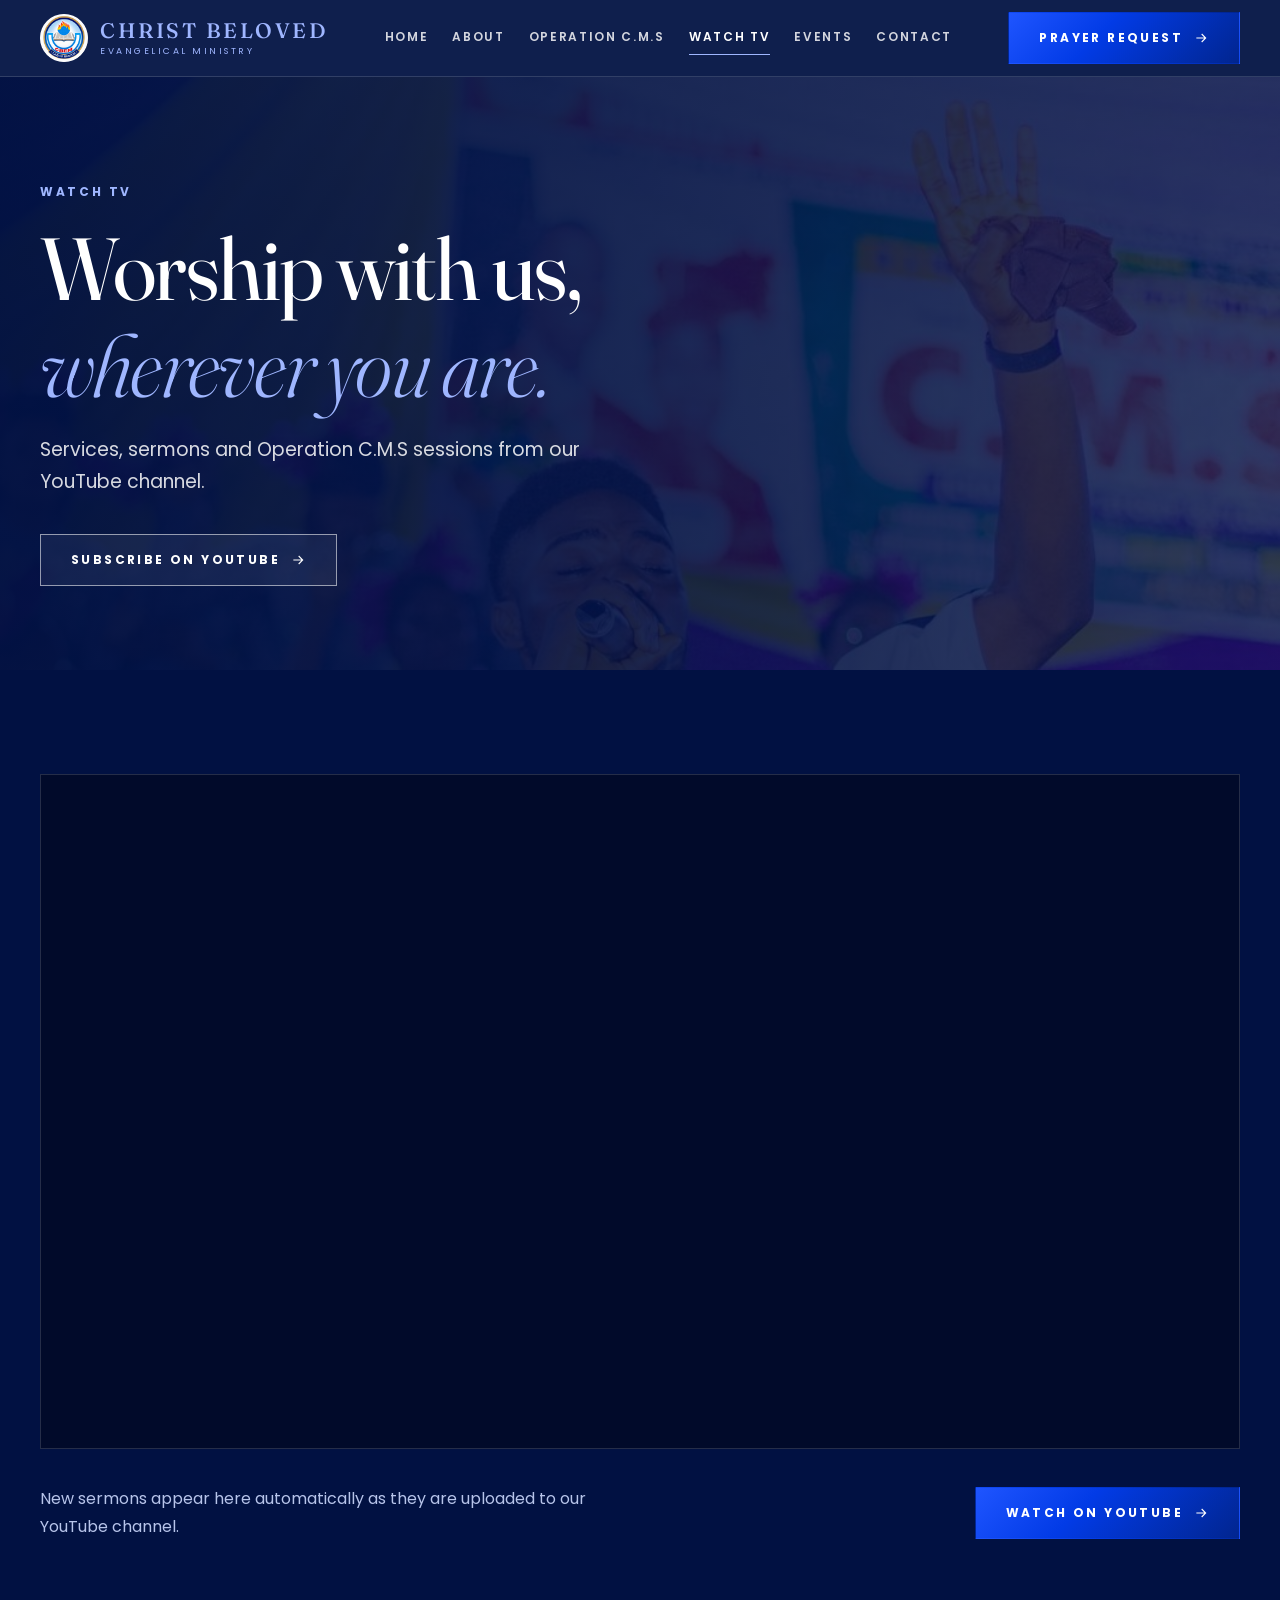
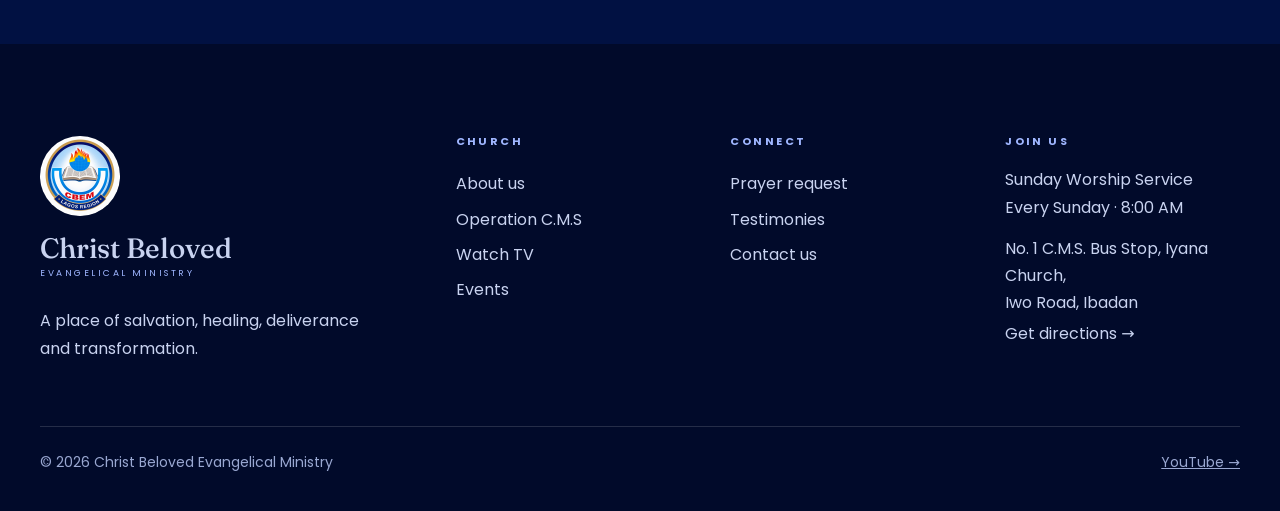
<file: watch.html>
<!doctype html>
<html lang="en"><head><meta charset="utf-8"><meta name="viewport" content="width=device-width,initial-scale=1">
<title>Watch TV · Christ Beloved Evangelical Ministry</title>
<meta name="description" content="Christ Beloved Evangelical Ministry, a place of salvation, healing, deliverance and transformation. Home of Operation C.M.S (Change My Story, Oh Lord).">
<link rel="preconnect" href="https://fonts.googleapis.com"><link rel="preconnect" href="https://fonts.gstatic.com" crossorigin>
<link href="https://fonts.googleapis.com/css2?family=Fraunces:ital,opsz,wght@0,9..144,300;0,9..144,400;0,9..144,500;1,9..144,300;1,9..144,400&family=Poppins:wght@400;500;600;700&display=swap" rel="stylesheet">
<link rel="stylesheet" href="css/style.css"></head><body>
<a class="skip" href="#main">Skip to content</a>
<header class="top"><div class="wrap">
<a class="brand" href="index.html"><img src="img/logo.png" alt="Christ Beloved Evangelical Ministry logo" width="48" height="48"><span><b>Christ Beloved</b><span>Evangelical Ministry</span></span></a>
<nav class="nav" id="nav" aria-label="Main">
<a href="index.html">Home</a><a href="about.html">About</a><a href="operation-cms.html">Operation C.M.S</a><a href="watch.html">Watch TV</a><a href="events.html">Events</a><a href="contact.html">Contact</a>
<a class="btn btn-primary nav-cta" href="prayer.html">Prayer request</a></nav>
<a class="btn btn-primary" href="prayer.html">Prayer request <svg width="16" height="16" viewBox="0 0 24 24" fill="none" stroke="currentColor" stroke-width="1.6" aria-hidden="true"><path d="M5 12h14M13 6l6 6-6 6"/></svg></a>
<button class="menu-btn" aria-label="Open menu" aria-expanded="false" aria-controls="nav">☰</button>
</div></header>
<main id="main">
<section class="page-hero"><img src="img/leader.jpg" alt="" style="object-position:50% 20%"><div class="wrap"><span class="label">Watch TV</span><h1>Worship with us, <em class="accent">wherever you are.</em></h1><p>Services, sermons and Operation C.M.S sessions from our YouTube channel.</p><div class="actions"><a class="btn btn-ghost" href="https://www.youtube.com/@prophetjohnsona.adeagbo3352" target="_blank" rel="noopener">Subscribe on YouTube <svg width="16" height="16" viewBox="0 0 24 24" fill="none" stroke="currentColor" stroke-width="1.6" aria-hidden="true"><path d="M5 12h14M13 6l6 6-6 6"/></svg></a></div></div></section>
<section class="band dark"><div class="wrap"><div class="video"><iframe src="https://www.youtube.com/embed/videoseries?list=UUKL7wSuudWi6Jf90u6vJZMQ" title="Latest sermons from Prophet Johnson A. Adeagbo on YouTube" loading="lazy" referrerpolicy="strict-origin-when-cross-origin" allow="accelerometer; autoplay; clipboard-write; encrypted-media; picture-in-picture" allowfullscreen></iframe></div>
<div style="display:flex;flex-wrap:wrap;justify-content:space-between;align-items:center;gap:24px;margin-top:36px"><p class="muted" style="max-width:560px">New sermons appear here automatically as they are uploaded to our YouTube channel.</p><a class="btn btn-primary" href="https://www.youtube.com/@prophetjohnsona.adeagbo3352" target="_blank" rel="noopener">Watch on YouTube <svg width="16" height="16" viewBox="0 0 24 24" fill="none" stroke="currentColor" stroke-width="1.6" aria-hidden="true"><path d="M5 12h14M13 6l6 6-6 6"/></svg></a></div></div></section>
</main>
<footer><div class="wrap"><div class="foot">
<div><a class="brand" href="index.html" style="display:block"><img src="img/logo.png" alt="" width="80" height="80"><b style="font-size:28px">Christ Beloved</b><span>Evangelical Ministry</span></a><p style="margin-top:22px;max-width:320px">A place of salvation, healing, deliverance and transformation.</p></div>
<div><h4>Church</h4><a href="about.html">About us</a><a href="operation-cms.html">Operation C.M.S</a><a href="watch.html">Watch TV</a><a href="events.html">Events</a></div>
<div><h4>Connect</h4><a href="prayer.html">Prayer request</a><a href="testimonies.html">Testimonies</a><a href="contact.html">Contact us</a></div>
<div><h4>Join us</h4><p>Sunday Worship Service<br>Every Sunday · 8:00 AM</p><p style="margin-top:14px">No. 1 C.M.S. Bus Stop, Iyana Church,<br>Iwo Road, Ibadan</p><a href="https://www.google.com/maps/search/?api=1&amp;query=No.+1+C.M.S.+Bus+Stop%2C+Iyana+Church%2C+Iwo+Road%2C+Ibadan" target="_blank" rel="noopener">Get directions →</a></div>
</div><div class="legal"><span>© 2026 Christ Beloved Evangelical Ministry</span><a href="https://www.youtube.com/@prophetjohnsona.adeagbo3352" target="_blank" rel="noopener" style="display:inline">YouTube →</a></div></div></footer>
<script src="js/main.js"></script></body></html>
</file>
<file: css/style.css>
:root{--ink:#011142;--navy:#011c6b;--blue:#023be6;--soft:#9fb6ff;--paper:#f5f7fc;--surface:#fff;--mist:#e6ebf7;--text:#011142;--muted:#46537a;--line:rgba(1,17,66,.12);--line-dark:rgba(255,255,255,.14);
--serif:'Fraunces','Iowan Old Style',Georgia,serif;--sans:'Poppins',system-ui,-apple-system,'Segoe UI',sans-serif;--hh:76px}
@media (prefers-color-scheme:dark){:root{--paper:#050b24;--surface:#0a1332;--mist:#0e1a45;--text:#e9eefb;--muted:#a9b6da;--line:rgba(255,255,255,.12)}}
*,*::before,*::after{box-sizing:border-box}
html{scroll-behavior:smooth}
body{margin:0;background:var(--paper);color:var(--text);font:16px/1.7 var(--sans);-webkit-font-smoothing:antialiased}
img{max-width:100%;display:block}
a{color:inherit}
h1,h2,h3{font-family:var(--serif);font-weight:400;letter-spacing:-.02em;line-height:1.1;margin:0}
p{margin:0}
em.accent{font-style:italic;font-weight:300;color:var(--soft)}
.light em.accent{color:var(--blue)}
@media (prefers-color-scheme:dark){.light em.accent{color:var(--soft)}}
.wrap{width:min(1200px,100% - 40px);margin-inline:auto}
.label{font-size:12px;font-weight:700;letter-spacing:.22em;text-transform:uppercase}
.muted{color:var(--muted)}
.lead{font-size:19px}
.h2{font-size:clamp(36px,5vw,60px)}
.skip{position:absolute;left:-9999px}.skip:focus{left:16px;top:16px;z-index:100;background:#fff;color:var(--ink);padding:12px 16px}
/* header */
.top{position:sticky;top:0;z-index:50;background:rgba(1,17,66,.94);backdrop-filter:blur(12px);color:#fff;border-bottom:1px solid var(--line-dark)}
.top .wrap{display:flex;align-items:center;justify-content:space-between;height:var(--hh);gap:20px}
.brand{display:flex;align-items:center;gap:12px;text-decoration:none}
.brand img{width:48px;height:48px;border-radius:50%;background:#fff}
.brand b{display:block;font:500 21px/1.05 var(--serif)}
.brand span{display:block;font-size:9px;letter-spacing:.28em;text-transform:uppercase;color:var(--soft);margin-top:3px}
.nav{display:flex;align-items:center;gap:24px}
.nav a{text-decoration:none;font-size:12px;font-weight:600;letter-spacing:.14em;text-transform:uppercase;color:rgba(255,255,255,.82);padding:6px 0;border-bottom:1px solid transparent;white-space:nowrap}
.nav a:hover,.nav a[aria-current]{color:#fff;border-bottom-color:var(--soft)}
.menu-btn{display:none;background:none;border:1px solid var(--line-dark);color:#fff;width:44px;height:44px;cursor:pointer;font-size:20px}
.nav .nav-cta{display:none}
/* buttons */
.btn{display:inline-flex;align-items:center;justify-content:center;gap:10px;min-height:52px;padding:0 30px;font:700 12px var(--sans);letter-spacing:.2em;text-transform:uppercase;text-decoration:none;border:1px solid transparent;cursor:pointer;transition:background .3s,color .3s,transform .3s}
.btn:hover{transform:translateY(-2px)}
.btn:focus-visible,.nav a:focus-visible,input:focus-visible,textarea:focus-visible,select:focus-visible{outline:2px solid var(--soft);outline-offset:3px}
.btn-primary{color:#fff;background:linear-gradient(135deg,#1f55ff,#023be6 40%,#01258f)}
.btn-ghost{color:#fff;border-color:rgba(255,255,255,.55);background:rgba(255,255,255,.06)}
.btn-ghost:hover{background:#fff;color:var(--ink)}
.btn-outline{color:var(--text);border-color:var(--text)}
.btn-outline:hover{background:var(--text);color:var(--paper)}
.actions{display:flex;flex-wrap:wrap;gap:14px;margin-top:36px}
/* heroes */
.hero{position:relative;color:#fff;background:var(--ink);overflow:hidden}
.hero-media{position:absolute;inset:0 0 0 42%}
.hero-media::before{content:"";position:absolute;z-index:1;inset:0 auto 0 0;width:60%;background:linear-gradient(90deg,var(--ink),rgba(1,17,66,0))}
.hero-media img,.page-hero>img{position:absolute;inset:0;width:100%;height:100%;object-fit:cover}
.hero .wrap{position:relative;padding:110px 0 72px}
.hero h1{font-size:clamp(52px,9vw,120px);margin-top:18px}
.hero p.sub{max-width:520px;font-size:19px;color:rgba(255,255,255,.86);margin-top:24px}
.hero-meta{display:grid;grid-template-columns:repeat(3,auto);gap:40px;margin-top:56px;padding-top:26px;border-top:1px solid var(--line-dark);width:fit-content;max-width:100%}
.hero-meta span{display:block;font-size:11px;letter-spacing:.2em;text-transform:uppercase;color:var(--soft)}
.hero-meta b{font-weight:600}
.page-hero{position:relative;color:#fff;background:var(--ink);overflow:hidden}
.page-hero>img{opacity:.42}
.page-hero::after{content:"";position:absolute;inset:0;background:linear-gradient(90deg,rgba(1,17,66,.95),rgba(1,17,66,.55))}
.page-hero .wrap{position:relative;z-index:1;padding:100px 0 84px}
.page-hero h1{font-size:clamp(44px,7vw,88px);margin-top:16px;max-width:14ch}
.page-hero p{max-width:600px;font-size:19px;color:rgba(255,255,255,.84);margin-top:20px}
.page-hero .label,.hero .label{color:var(--soft)}
/* sections */
section.band{padding:104px 0}
.dark{background:var(--ink);color:#fff}.dark .muted{color:#b7c4ea}
.surface{background:var(--surface)}
.split{display:grid;grid-template-columns:repeat(12,minmax(0,1fr));gap:32px;align-items:center}
.rule{height:1px;background:var(--line);border:0;margin:0}
.frame{position:relative}
.frame::before{content:"";position:absolute;inset:22px -22px -22px 22px;border:1px solid var(--blue)}
.frame img{position:relative;width:100%;aspect-ratio:4/5;object-fit:cover;object-position:50% 20%}
.quote{font:italic 400 clamp(26px,3.2vw,40px)/1.25 var(--serif)}
/* C.M.S feature */
.cms{display:grid;grid-template-columns:1.2fr 1fr;border:1px solid var(--line-dark)}
.cms-copy{padding:56px}.cms-copy h2{font-size:clamp(42px,6vw,76px);margin-top:20px}
.cms-side{border-left:1px solid var(--line-dark);padding:56px;display:flex;flex-direction:column;justify-content:space-between;gap:36px}
.count{display:grid;grid-template-columns:repeat(4,minmax(0,1fr));margin-top:24px}
.count div{padding:0 16px;border-left:1px solid var(--line-dark)}.count div:first-child{padding-left:0;border:0}
.count b{display:block;font:500 clamp(36px,5vw,60px)/1 var(--serif);font-variant-numeric:tabular-nums}
.count span{font-size:10px;letter-spacing:.2em;text-transform:uppercase;color:var(--soft)}
/* panels */
.panels{display:grid;grid-template-columns:repeat(3,1fr)}
.panel{position:relative;min-height:520px;display:flex;align-items:flex-end;color:#fff;text-decoration:none;overflow:hidden;background:var(--ink)}
.panel img{position:absolute;inset:0;width:100%;height:100%;object-fit:cover;transition:transform 1.2s}
.panel:hover img{transform:scale(1.05)}
.panel::after{content:"";position:absolute;inset:0;background:linear-gradient(180deg,rgba(1,17,66,0) 30%,rgba(1,17,66,.92))}
.panel div{position:relative;z-index:1;padding:40px}
.panel .label{color:var(--soft)}.panel h3{font-size:clamp(32px,3.4vw,46px);margin:12px 0 18px}
.panel .more{font-size:13px;font-weight:700;letter-spacing:.14em;text-transform:uppercase;border-bottom:1px solid var(--soft);padding-bottom:5px}
/* rows, grids, gallery */
.row{display:grid;grid-template-columns:140px 1fr auto;gap:28px;align-items:center;padding:28px 0;border-top:1px solid var(--line);text-decoration:none}
.row:last-child{border-bottom:1px solid var(--line)}
.row .date{font:400 38px/1 var(--serif)}.row .date small{display:block;font:11px var(--sans);letter-spacing:.2em;text-transform:uppercase;color:var(--muted);margin-top:8px}
.row h3{font-size:28px}
.grid2{display:grid;grid-template-columns:repeat(2,minmax(0,1fr));gap:32px}
.gallery{display:grid;grid-template-columns:repeat(2,minmax(0,1fr));grid-auto-rows:320px;gap:16px}
.gallery img{width:100%;height:100%;object-fit:cover}
.num{font:400 52px/1 var(--serif);color:var(--blue)}
@media (prefers-color-scheme:dark){.num{color:var(--soft)}}
.video{position:relative;aspect-ratio:16/9;border:1px solid var(--line-dark);background:#010a2a}
.video iframe{position:absolute;inset:0;width:100%;height:100%;border:0}
/* forms */
form{display:grid;gap:20px}
.field{display:grid;gap:8px}
.field label{font-size:12px;font-weight:700;letter-spacing:.16em;text-transform:uppercase}
input,textarea,select{width:100%;font:inherit;color:var(--text);background:var(--surface);border:1px solid var(--line);border-bottom:1.5px solid var(--text);padding:14px 16px;border-radius:0}
textarea{min-height:160px;resize:vertical}
.two{display:grid;grid-template-columns:1fr 1fr;gap:20px}
.done{display:none;padding:32px;border:1px solid var(--line);background:var(--surface)}.done h3{font-size:34px;margin-bottom:8px}
/* footer */
footer{background:#010a2a;color:#fff;padding:88px 0 36px}
.foot{display:grid;grid-template-columns:1.6fr 1fr 1fr 1fr;gap:40px}
.foot h4{margin:0 0 16px;font-size:11px;letter-spacing:.22em;text-transform:uppercase;color:var(--soft)}
.foot a{display:block;padding:4px 0;color:#c9d3f0;text-decoration:none}.foot a:hover{color:#fff}.foot p{color:#c9d3f0}
.foot .brand img{width:80px;height:80px;margin-bottom:18px}
.legal{margin-top:64px;padding-top:24px;border-top:1px solid var(--line-dark);display:flex;justify-content:space-between;flex-wrap:wrap;gap:12px;font-size:14px;color:#9aa8d2}
@media (max-width:1100px){
 .menu-btn{display:block}.top .wrap>.btn{display:none}
 .nav{position:fixed;left:0;right:0;top:var(--hh);bottom:0;background:var(--ink);flex-direction:column;align-items:stretch;gap:0;padding:16px 20px 32px;opacity:0;visibility:hidden;transform:translateY(-8px);transition:.3s;overflow-y:auto}
 .nav.open{opacity:1;visibility:visible;transform:none}
 .nav a{padding:16px 0;border-bottom:1px solid var(--line-dark);font:500 28px var(--serif);letter-spacing:0;text-transform:none;color:#fff}
 .nav .nav-cta{display:flex;margin-top:24px;font:700 12px var(--sans);letter-spacing:.2em;text-transform:uppercase;border:0}
}
@media (max-width:900px){
 section.band{padding:72px 0}
 .split>*{grid-column:1/-1!important}
 .frame::before{display:none}
 .cms{grid-template-columns:minmax(0,1fr)}.cms-side{border-left:0;border-top:1px solid var(--line-dark)}.cms-copy,.cms-side{padding:36px 24px}
 .panels{grid-template-columns:1fr}.panel{min-height:420px}
 .hero-media{inset:0}.hero-media::before{width:100%;background:rgba(1,17,66,.72)}
 .hero-meta{grid-template-columns:1fr;gap:16px}
 .foot{grid-template-columns:1fr 1fr}
}
@media (max-width:640px){
 .grid2,.two,.row,.foot,.gallery{grid-template-columns:1fr}.gallery{grid-auto-rows:260px}
 .row{gap:10px}.btn{width:100%}.brand b{font-size:18px}
}
@media (prefers-reduced-motion:reduce){*{transition:none!important;scroll-behavior:auto!important}}
</file>
